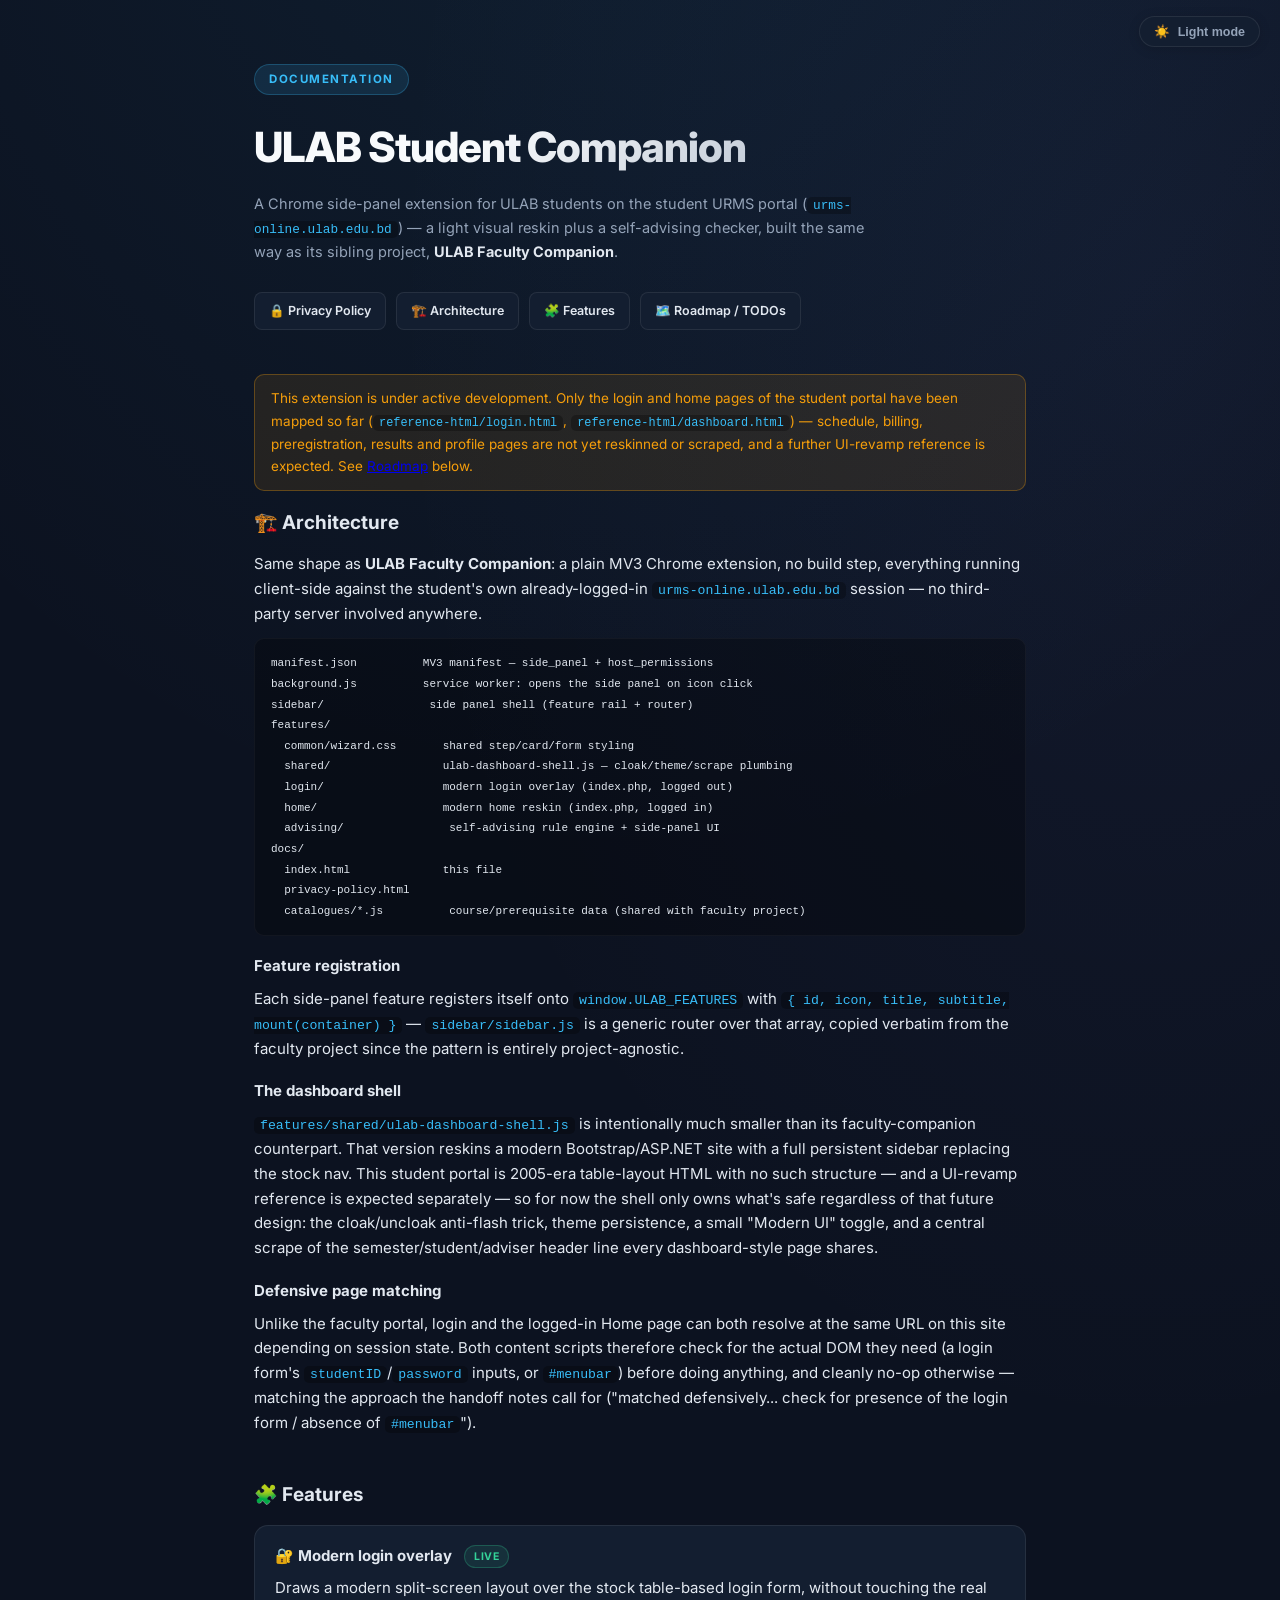
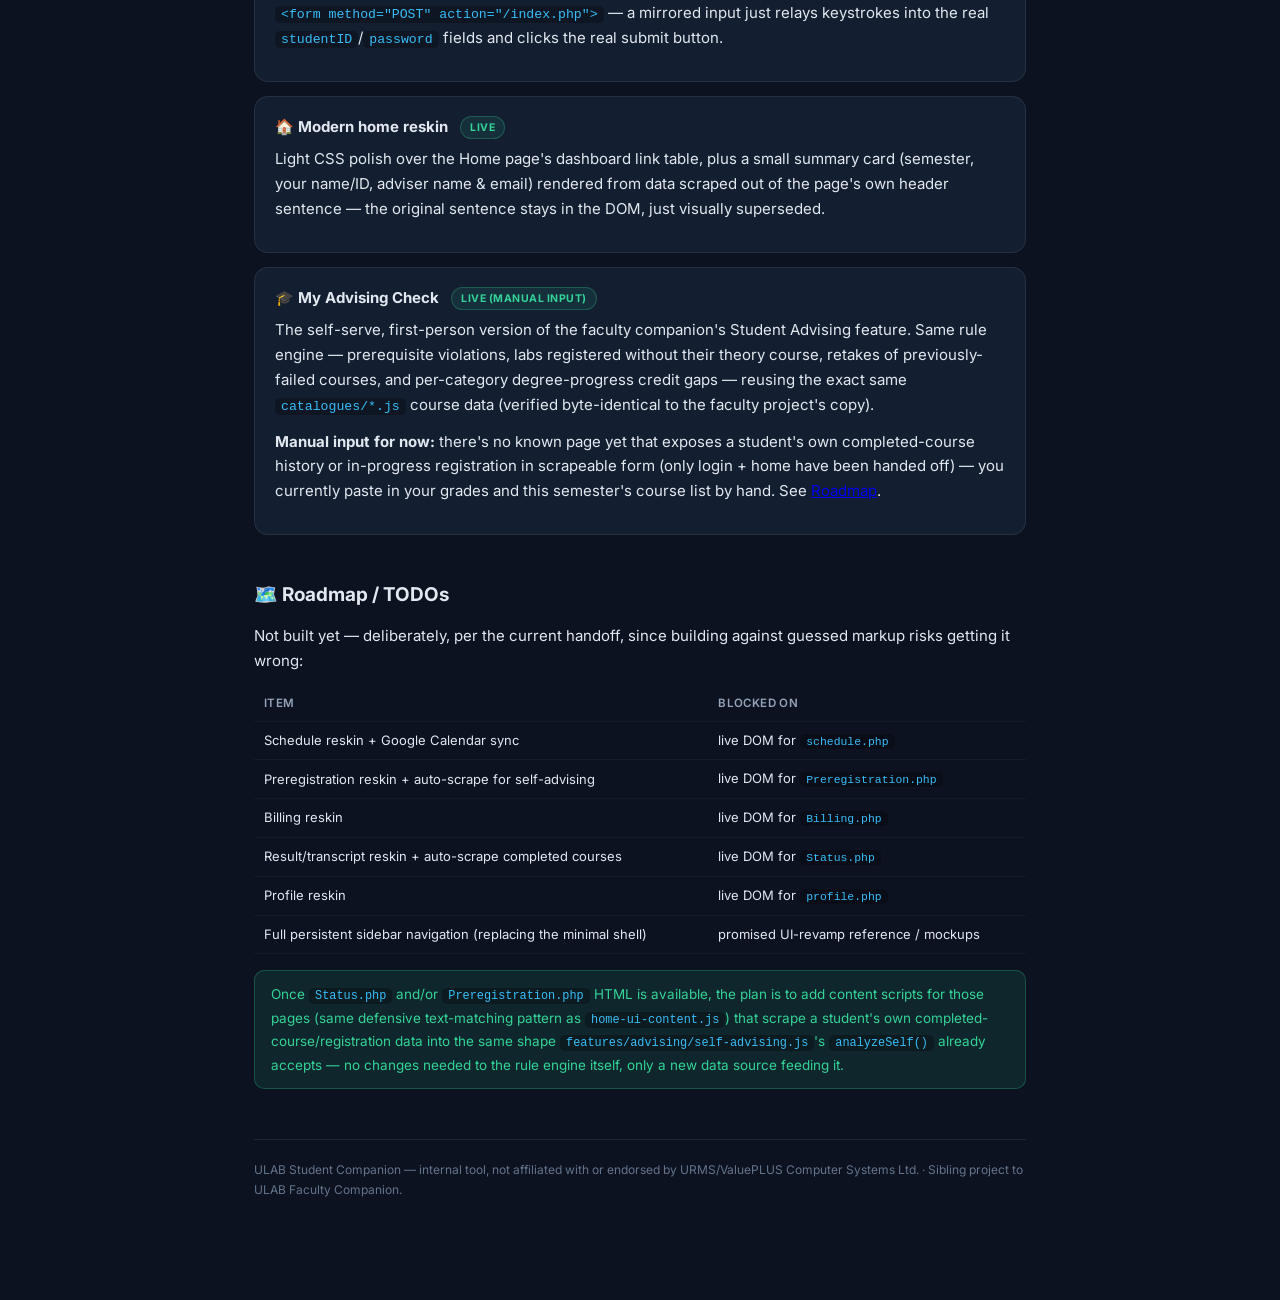
<file: docs/index.html>
<!DOCTYPE html>
<html lang="en" data-theme="dark">
<head>
<meta charset="UTF-8">
<meta name="viewport" content="width=device-width, initial-scale=1.0">
<title>ULAB Student Companion — Documentation</title>
<link href="https://fonts.googleapis.com/css2?family=Inter:wght@400;500;600;700;800&display=swap" rel="stylesheet">
<style>
*, *::before, *::after { box-sizing: border-box; margin: 0; padding: 0; }

:root, [data-theme="dark"] {
    --bg: #0c1220; --surface: #131e30; --surface2: #1a2840;
    --border: rgba(255,255,255,0.08); --border2: rgba(255,255,255,0.04);
    --text: #e2e8f0; --muted: #94a3b8; --muted2: #64748b;
    --accent: #38bdf8; --accent2: #818cf8;
    --badge-bg: rgba(56,189,248,0.12); --badge-border: rgba(56,189,248,0.25);
    --ok-bg: rgba(52,211,153,0.10); --ok-border: rgba(52,211,153,0.25); --ok-text: #34d399;
    --warn-bg: rgba(245,158,11,0.10); --warn-border: rgba(245,158,11,0.3); --warn-text: #f59e0b;
    --code-bg: rgba(0,0,0,0.28);
    --hero-grad: linear-gradient(135deg, #f8fafc 30%, #94a3b8);
    --glow1: rgba(56,189,248,0.08); --glow2: rgba(129,140,248,0.06);
}
[data-theme="light"] {
    --bg: #f1f5f9; --surface: #ffffff; --surface2: #f8fafc;
    --border: rgba(0,0,0,0.08); --border2: rgba(0,0,0,0.05);
    --text: #0f172a; --muted: #475569; --muted2: #94a3b8;
    --accent: #0284c7; --accent2: #6366f1;
    --badge-bg: rgba(2,132,199,0.08); --badge-border: rgba(2,132,199,0.25);
    --ok-bg: rgba(16,185,129,0.06); --ok-border: rgba(16,185,129,0.2); --ok-text: #059669;
    --warn-bg: rgba(245,158,11,0.08); --warn-border: rgba(245,158,11,0.3); --warn-text: #b45309;
    --code-bg: rgba(0,0,0,0.05);
    --hero-grad: linear-gradient(135deg, #0f172a 30%, #334155);
    --glow1: rgba(2,132,199,0.04); --glow2: rgba(99,102,241,0.04);
}

html { scroll-behavior: smooth; }
body {
    font-family: 'Inter', system-ui, sans-serif;
    background: var(--bg);
    background-image:
        radial-gradient(ellipse 80% 40% at 50% -10%, var(--glow1), transparent),
        radial-gradient(ellipse 60% 40% at 90% 10%, var(--glow2), transparent);
    color: var(--text); line-height: 1.65; font-size: 15px; min-height: 100vh;
}
.theme-toggle {
    position: fixed; top: 16px; right: 20px; z-index: 300;
    background: var(--surface); border: 1px solid var(--border);
    border-radius: 999px; padding: 7px 14px;
    display: flex; align-items: center; gap: 8px;
    cursor: pointer; font-size: 12.5px; font-weight: 600;
    color: var(--muted); box-shadow: 0 2px 12px rgba(0,0,0,0.15);
}
.theme-toggle:hover { color: var(--text); border-color: var(--accent); }
.toggle-sun { display: inline; } .toggle-moon { display: none; }
[data-theme="light"] .toggle-sun { display: none; } [data-theme="light"] .toggle-moon { display: inline; }

.page { max-width: 820px; margin: 0 auto; padding: 64px 24px 100px; }
.hero-eyebrow {
    display: inline-flex; align-items: center; gap: 8px;
    background: var(--badge-bg); border: 1px solid var(--badge-border);
    color: var(--accent); font-size: 11.5px; font-weight: 700;
    letter-spacing: 1.5px; text-transform: uppercase;
    padding: 5px 14px; border-radius: 999px; margin-bottom: 18px;
}
h1 {
    font-size: clamp(1.9rem, 4vw, 2.6rem); font-weight: 800;
    background: var(--hero-grad); -webkit-background-clip: text; -webkit-text-fill-color: transparent;
    letter-spacing: -1px; margin-bottom: 10px;
}
.subtitle { color: var(--muted); font-size: 14.5px; margin-bottom: 28px; max-width: 620px; }
.links { display: flex; gap: 10px; margin-bottom: 44px; flex-wrap: wrap; }
.links a {
    font-size: 12.5px; font-weight: 600; color: var(--text); text-decoration: none;
    background: var(--surface); border: 1px solid var(--border); border-radius: 8px; padding: 8px 14px;
}
.links a:hover { border-color: var(--accent); color: var(--accent); }

section { margin-bottom: 44px; }
h2 { font-size: 19px; font-weight: 700; margin-bottom: 14px; display: flex; align-items: center; gap: 8px; }
h3 { font-size: 15px; font-weight: 700; margin: 18px 0 8px; }
p { margin-bottom: 12px; }
ul { margin: 0 0 12px 20px; } li { margin-bottom: 6px; }
strong { color: var(--text); }
code {
    font-family: 'Courier New', monospace; font-size: 0.88em; background: var(--code-bg);
    padding: 1px 6px; border-radius: 5px; color: var(--accent);
}
pre {
    background: var(--code-bg); border: 1px solid var(--border2); border-radius: 10px;
    padding: 14px 16px; overflow-x: auto; margin-bottom: 14px; font-size: 12.5px;
}
pre code { background: none; padding: 0; color: var(--text); }

.card {
    background: var(--surface); border: 1px solid var(--border); border-radius: 14px;
    padding: 18px 20px; margin-bottom: 14px;
}
.badge {
    display: inline-block; font-size: 10.5px; font-weight: 700; letter-spacing: 0.5px;
    text-transform: uppercase; padding: 2px 9px; border-radius: 999px; margin-left: 8px;
    vertical-align: middle;
}
.badge-live { background: var(--ok-bg); border: 1px solid var(--ok-border); color: var(--ok-text); }
.badge-todo { background: var(--warn-bg); border: 1px solid var(--warn-border); color: var(--warn-text); }

.callout {
    background: var(--warn-bg); border: 1px solid var(--warn-border); color: var(--warn-text);
    border-radius: 10px; padding: 12px 16px; font-size: 13.5px; margin: 16px 0;
}
.callout-ok {
    background: var(--ok-bg); border: 1px solid var(--ok-border); color: var(--ok-text);
    border-radius: 10px; padding: 12px 16px; font-size: 13.5px; margin: 16px 0;
}

table { width: 100%; border-collapse: collapse; font-size: 13px; margin-bottom: 14px; }
th, td { text-align: left; padding: 8px 10px; border-bottom: 1px solid var(--border2); }
th { color: var(--muted); font-weight: 600; font-size: 11.5px; text-transform: uppercase; letter-spacing: 0.4px; }

footer { margin-top: 50px; padding-top: 20px; border-top: 1px solid var(--border); font-size: 12px; color: var(--muted2); }
</style>
</head>
<body>

<button class="theme-toggle" id="theme-toggle">
    <span class="toggle-sun">☀️</span>
    <span class="toggle-moon">🌙</span>
    <span id="toggle-label">Light mode</span>
</button>

<div class="page">
    <div class="hero-eyebrow">Documentation</div>
    <h1>ULAB Student Companion</h1>
    <p class="subtitle">
        A Chrome side-panel extension for ULAB students on the student URMS portal
        (<code>urms-online.ulab.edu.bd</code>) — a light visual reskin plus a self-advising checker,
        built the same way as its sibling project, <strong>ULAB Faculty Companion</strong>.
    </p>
    <div class="links">
        <a href="privacy-policy.html">🔒 Privacy Policy</a>
        <a href="#architecture">🏗️ Architecture</a>
        <a href="#features">🧩 Features</a>
        <a href="#roadmap">🗺️ Roadmap / TODOs</a>
    </div>

    <div class="callout">
        This extension is under active development. Only the login and home pages of the student
        portal have been mapped so far (<code>reference-html/login.html</code>,
        <code>reference-html/dashboard.html</code>) — schedule, billing, preregistration, results and
        profile pages are not yet reskinned or scraped, and a further UI-revamp reference is expected.
        See <a href="#roadmap">Roadmap</a> below.
    </div>

    <section id="architecture">
        <h2>🏗️ Architecture</h2>
        <p>
            Same shape as <strong>ULAB Faculty Companion</strong>: a plain MV3 Chrome extension, no
            build step, everything running client-side against the student's own already-logged-in
            <code>urms-online.ulab.edu.bd</code> session — no third-party server involved anywhere.
        </p>
        <pre><code>manifest.json          MV3 manifest — side_panel + host_permissions
background.js          service worker: opens the side panel on icon click
sidebar/                side panel shell (feature rail + router)
features/
  common/wizard.css       shared step/card/form styling
  shared/                 ulab-dashboard-shell.js — cloak/theme/scrape plumbing
  login/                  modern login overlay (index.php, logged out)
  home/                   modern home reskin (index.php, logged in)
  advising/                self-advising rule engine + side-panel UI
docs/
  index.html              this file
  privacy-policy.html
  catalogues/*.js          course/prerequisite data (shared with faculty project)</code></pre>

        <h3>Feature registration</h3>
        <p>
            Each side-panel feature registers itself onto <code>window.ULAB_FEATURES</code> with
            <code>{ id, icon, title, subtitle, mount(container) }</code> — <code>sidebar/sidebar.js</code>
            is a generic router over that array, copied verbatim from the faculty project since the
            pattern is entirely project-agnostic.
        </p>

        <h3>The dashboard shell</h3>
        <p>
            <code>features/shared/ulab-dashboard-shell.js</code> is intentionally much smaller than its
            faculty-companion counterpart. That version reskins a modern Bootstrap/ASP.NET site with a
            full persistent sidebar replacing the stock nav. This student portal is 2005-era
            table-layout HTML with no such structure — and a UI-revamp reference is expected separately
            — so for now the shell only owns what's safe regardless of that future design: the
            cloak/uncloak anti-flash trick, theme persistence, a small "Modern UI" toggle, and a central
            scrape of the semester/student/adviser header line every dashboard-style page shares.
        </p>

        <h3>Defensive page matching</h3>
        <p>
            Unlike the faculty portal, login and the logged-in Home page can both resolve at the same
            URL on this site depending on session state. Both content scripts therefore check for the
            actual DOM they need (a login form's <code>studentID</code>/<code>password</code> inputs,
            or <code>#menubar</code>) before doing anything, and cleanly no-op otherwise — matching the
            approach the handoff notes call for ("matched defensively... check for presence of the
            login form / absence of <code>#menubar</code>").
        </p>
    </section>

    <section id="features">
        <h2>🧩 Features</h2>

        <div class="card">
            <h3 style="margin-top:0;">🔐 Modern login overlay <span class="badge badge-live">Live</span></h3>
            <p>
                Draws a modern split-screen layout over the stock table-based login form, without
                touching the real <code>&lt;form method="POST" action="/index.php"&gt;</code> —
                a mirrored input just relays keystrokes into the real
                <code>studentID</code>/<code>password</code> fields and clicks the real submit button.
            </p>
        </div>

        <div class="card">
            <h3 style="margin-top:0;">🏠 Modern home reskin <span class="badge badge-live">Live</span></h3>
            <p>
                Light CSS polish over the Home page's dashboard link table, plus a small summary card
                (semester, your name/ID, adviser name &amp; email) rendered from data scraped out of the
                page's own header sentence — the original sentence stays in the DOM, just visually
                superseded.
            </p>
        </div>

        <div class="card">
            <h3 style="margin-top:0;">🎓 My Advising Check <span class="badge badge-live">Live (manual input)</span></h3>
            <p>
                The self-serve, first-person version of the faculty companion's Student Advising
                feature. Same rule engine — prerequisite violations, labs registered without their
                theory course, retakes of previously-failed courses, and per-category degree-progress
                credit gaps — reusing the exact same <code>catalogues/*.js</code> course data
                (verified byte-identical to the faculty project's copy).
            </p>
            <p>
                <strong>Manual input for now:</strong> there's no known page yet that exposes a
                student's own completed-course history or in-progress registration in scrapeable form
                (only login + home have been handed off) — you currently paste in your grades and this
                semester's course list by hand. See <a href="#roadmap">Roadmap</a>.
            </p>
        </div>
    </section>

    <section id="roadmap">
        <h2>🗺️ Roadmap / TODOs</h2>
        <p>Not built yet — deliberately, per the current handoff, since building against guessed markup risks getting it wrong:</p>
        <table>
            <thead><tr><th>Item</th><th>Blocked on</th></tr></thead>
            <tbody>
                <tr><td>Schedule reskin + Google Calendar sync</td><td>live DOM for <code>schedule.php</code></td></tr>
                <tr><td>Preregistration reskin + auto-scrape for self-advising</td><td>live DOM for <code>Preregistration.php</code></td></tr>
                <tr><td>Billing reskin</td><td>live DOM for <code>Billing.php</code></td></tr>
                <tr><td>Result/transcript reskin + auto-scrape completed courses</td><td>live DOM for <code>Status.php</code></td></tr>
                <tr><td>Profile reskin</td><td>live DOM for <code>profile.php</code></td></tr>
                <tr><td>Full persistent sidebar navigation (replacing the minimal shell)</td><td>promised UI-revamp reference / mockups</td></tr>
            </tbody>
        </table>
        <div class="callout-ok">
            Once <code>Status.php</code> and/or <code>Preregistration.php</code> HTML is available, the
            plan is to add content scripts for those pages (same defensive text-matching pattern as
            <code>home-ui-content.js</code>) that scrape a student's own completed-course/registration
            data into the same shape <code>features/advising/self-advising.js</code>'s
            <code>analyzeSelf()</code> already accepts — no changes needed to the rule engine itself,
            only a new data source feeding it.
        </div>
    </section>

    <footer>
        ULAB Student Companion — internal tool, not affiliated with or endorsed by URMS/ValuePLUS Computer Systems Ltd.
        · Sibling project to ULAB Faculty Companion.
    </footer>
</div>

<script>
    const htmlEl = document.documentElement;
    const lbl = document.getElementById('toggle-label');
    const saved = localStorage.getItem('ulab-theme') || 'dark';
    applyTheme(saved);
    document.getElementById('theme-toggle').addEventListener('click', () => {
        applyTheme(htmlEl.getAttribute('data-theme') === 'dark' ? 'light' : 'dark');
    });
    function applyTheme(t) {
        htmlEl.setAttribute('data-theme', t);
        localStorage.setItem('ulab-theme', t);
        lbl.textContent = t === 'dark' ? 'Light mode' : 'Dark mode';
    }
</script>
</body>
</html>
</file>
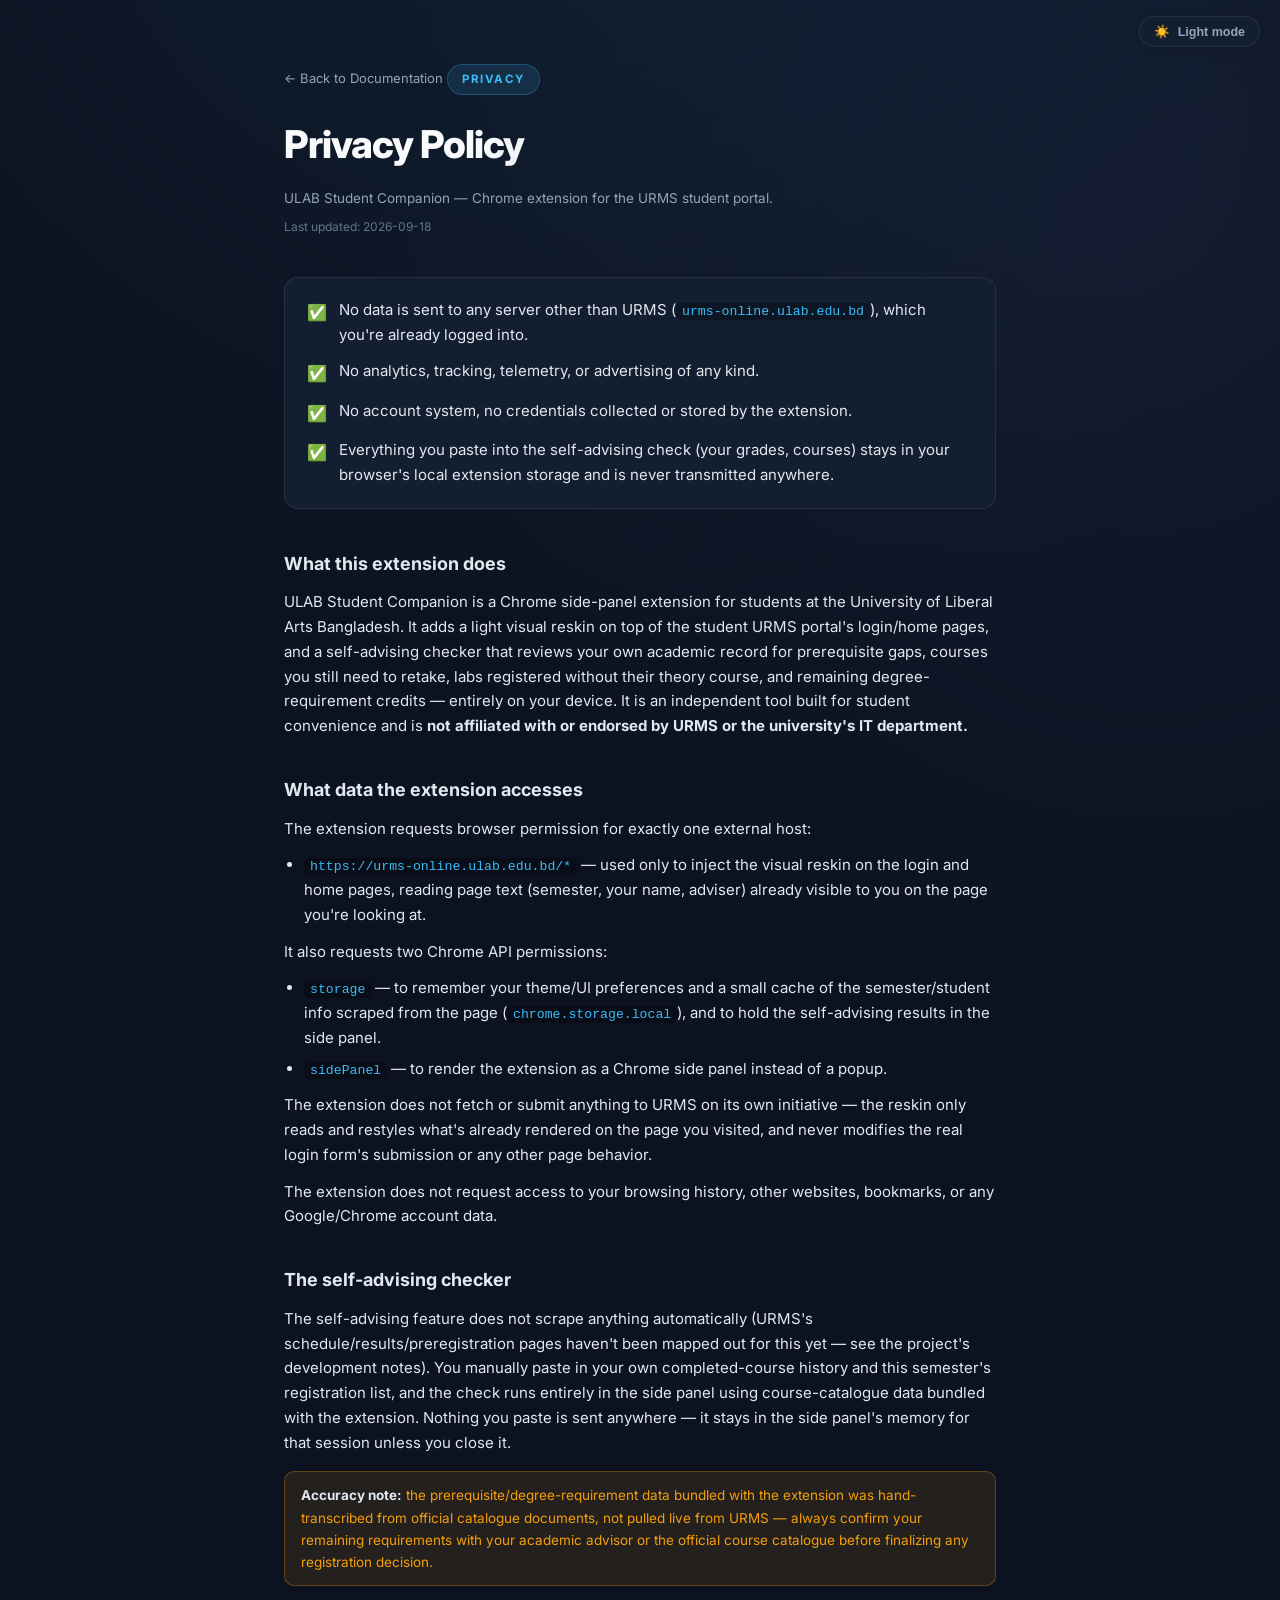
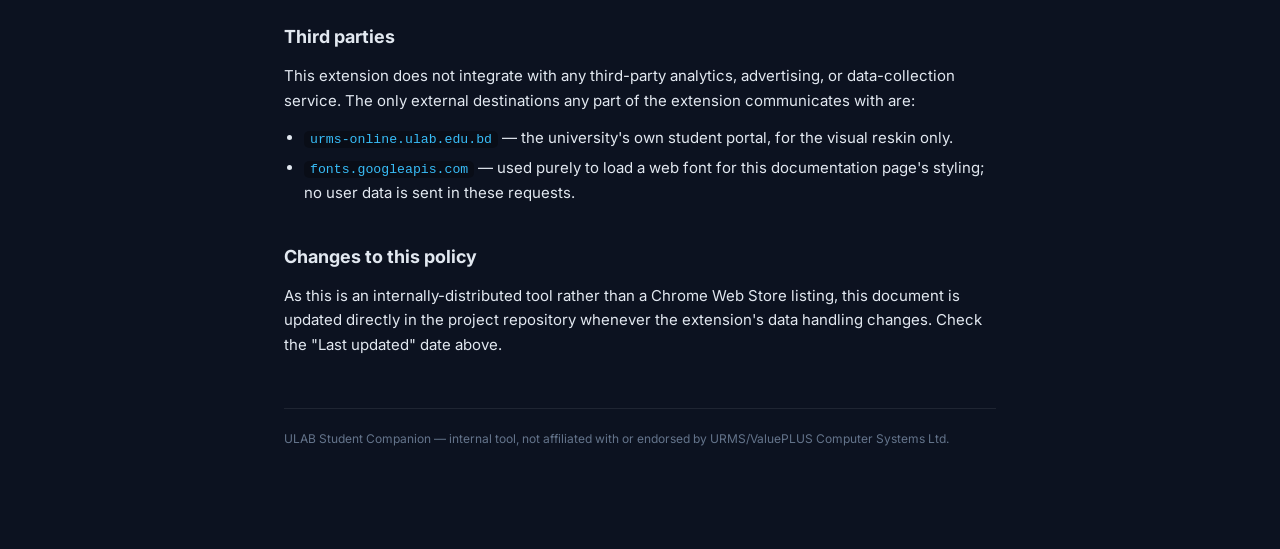
<file: docs/privacy-policy.html>
<!DOCTYPE html>
<html lang="en" data-theme="dark">
<head>
<meta charset="UTF-8">
<meta name="viewport" content="width=device-width, initial-scale=1.0">
<title>ULAB Student Companion — Privacy Policy</title>
<link href="https://fonts.googleapis.com/css2?family=Inter:wght@400;500;600;700;800&display=swap" rel="stylesheet">
<style>
*, *::before, *::after { box-sizing: border-box; margin: 0; padding: 0; }

:root, [data-theme="dark"] {
    --bg:            #0c1220;
    --surface:       #131e30;
    --surface2:      #1a2840;
    --border:        rgba(255,255,255,0.08);
    --border2:       rgba(255,255,255,0.04);
    --text:          #e2e8f0;
    --muted:         #94a3b8;
    --muted2:        #64748b;
    --accent:        #38bdf8;
    --accent2:       #818cf8;
    --badge-bg:      rgba(56,189,248,0.12);
    --badge-border:  rgba(56,189,248,0.25);
    --ok-bg:         rgba(52,211,153,0.10);
    --ok-border:     rgba(52,211,153,0.25);
    --ok-text:       #34d399;
    --warn-bg:       rgba(245,158,11,0.10);
    --warn-border:   rgba(245,158,11,0.3);
    --warn-text:     #f59e0b;
    --code-bg:       rgba(0,0,0,0.28);
    --hero-grad:     linear-gradient(135deg, #f8fafc 30%, #94a3b8);
    --glow1:         rgba(56,189,248,0.08);
    --glow2:         rgba(129,140,248,0.06);
}
[data-theme="light"] {
    --bg:            #f1f5f9;
    --surface:       #ffffff;
    --surface2:      #f8fafc;
    --border:        rgba(0,0,0,0.08);
    --border2:       rgba(0,0,0,0.05);
    --text:          #0f172a;
    --muted:         #475569;
    --muted2:        #94a3b8;
    --accent:        #0284c7;
    --accent2:       #6366f1;
    --badge-bg:      rgba(2,132,199,0.08);
    --badge-border:  rgba(2,132,199,0.25);
    --ok-bg:         rgba(16,185,129,0.06);
    --ok-border:     rgba(16,185,129,0.2);
    --ok-text:       #059669;
    --warn-bg:       rgba(245,158,11,0.08);
    --warn-border:   rgba(245,158,11,0.3);
    --warn-text:     #b45309;
    --code-bg:       rgba(0,0,0,0.05);
    --hero-grad:     linear-gradient(135deg, #0f172a 30%, #334155);
    --glow1:         rgba(2,132,199,0.04);
    --glow2:         rgba(99,102,241,0.04);
}

html { scroll-behavior: smooth; }
body {
    font-family: 'Inter', system-ui, sans-serif;
    background: var(--bg);
    background-image:
        radial-gradient(ellipse 80% 40% at 50% -10%, var(--glow1), transparent),
        radial-gradient(ellipse 60% 40% at 90% 10%, var(--glow2), transparent);
    color: var(--text);
    line-height: 1.65;
    font-size: 15px;
    min-height: 100vh;
}

.theme-toggle {
    position: fixed; top: 16px; right: 20px; z-index: 300;
    background: var(--surface); border: 1px solid var(--border);
    border-radius: 999px; padding: 7px 14px;
    display: flex; align-items: center; gap: 8px;
    cursor: pointer; font-size: 12.5px; font-weight: 600;
    color: var(--muted); box-shadow: 0 2px 12px rgba(0,0,0,0.15);
}
.theme-toggle:hover { color: var(--text); border-color: var(--accent); }
.toggle-sun  { display: inline; }
.toggle-moon { display: none; }
[data-theme="light"] .toggle-sun  { display: none; }
[data-theme="light"] .toggle-moon { display: inline; }

.page { max-width: 760px; margin: 0 auto; padding: 64px 24px 100px; }

.back-link { display: inline-flex; align-items: center; gap: 6px; font-size: 13px; color: var(--muted); text-decoration: none; margin-bottom: 24px; }
.back-link:hover { color: var(--accent); }

.hero-eyebrow {
    display: inline-flex; align-items: center; gap: 8px;
    background: var(--badge-bg); border: 1px solid var(--badge-border);
    color: var(--accent); font-size: 11.5px; font-weight: 700;
    letter-spacing: 1.5px; text-transform: uppercase;
    padding: 5px 14px; border-radius: 999px; margin-bottom: 18px;
}
h1 {
    font-size: clamp(1.8rem, 4vw, 2.4rem); font-weight: 800;
    background: var(--hero-grad); -webkit-background-clip: text; -webkit-text-fill-color: transparent;
    letter-spacing: -1px; margin-bottom: 10px;
}
.subtitle { color: var(--muted); font-size: 13.5px; margin-bottom: 8px; }
.updated { color: var(--muted2); font-size: 12px; margin-bottom: 40px; }

section { margin-bottom: 36px; }
h2 { font-size: 18px; font-weight: 700; margin-bottom: 12px; }
p { margin-bottom: 12px; }
ul { margin: 0 0 12px 20px; }
li { margin-bottom: 6px; }
strong { color: var(--text); }
code {
    font-family: 'Courier New', monospace; font-size: 0.88em; background: var(--code-bg);
    padding: 1px 6px; border-radius: 5px; color: var(--accent);
}

.summary-card {
    background: var(--surface); border: 1px solid var(--border); border-radius: 14px;
    padding: 20px 22px; margin-bottom: 40px;
}
.summary-row { display: flex; gap: 12px; align-items: flex-start; margin-bottom: 12px; }
.summary-row:last-child { margin-bottom: 0; }
.summary-icon { font-size: 16px; flex-shrink: 0; margin-top: 1px; }
.summary-ok .summary-icon { color: var(--ok-text); }

.callout {
    background: var(--warn-bg); border: 1px solid var(--warn-border); color: var(--warn-text);
    border-radius: 10px; padding: 12px 16px; font-size: 13.5px; margin: 16px 0;
}

footer { margin-top: 50px; padding-top: 20px; border-top: 1px solid var(--border); font-size: 12px; color: var(--muted2); }
</style>
</head>
<body>

<button class="theme-toggle" id="theme-toggle">
    <span class="toggle-sun">☀️</span>
    <span class="toggle-moon">🌙</span>
    <span id="toggle-label">Light mode</span>
</button>

<div class="page">
    <a class="back-link" href="index.html">← Back to Documentation</a>
    <div class="hero-eyebrow">Privacy</div>
    <h1>Privacy Policy</h1>
    <p class="subtitle">ULAB Student Companion — Chrome extension for the URMS student portal.</p>
    <p class="updated">Last updated: 2026-09-18</p>

    <div class="summary-card">
        <div class="summary-row summary-ok"><span class="summary-icon">✅</span><span>No data is sent to any server other than URMS (<code>urms-online.ulab.edu.bd</code>), which you're already logged into.</span></div>
        <div class="summary-row summary-ok"><span class="summary-icon">✅</span><span>No analytics, tracking, telemetry, or advertising of any kind.</span></div>
        <div class="summary-row summary-ok"><span class="summary-icon">✅</span><span>No account system, no credentials collected or stored by the extension.</span></div>
        <div class="summary-row summary-ok"><span class="summary-icon">✅</span><span>Everything you paste into the self-advising check (your grades, courses) stays in your browser's local extension storage and is never transmitted anywhere.</span></div>
    </div>

    <section>
        <h2>What this extension does</h2>
        <p>
            ULAB Student Companion is a Chrome side-panel extension for students at the University of Liberal Arts
            Bangladesh. It adds a light visual reskin on top of the student URMS portal's login/home pages, and a
            self-advising checker that reviews your own academic record for prerequisite gaps, courses you still
            need to retake, labs registered without their theory course, and remaining degree-requirement credits —
            entirely on your device. It is an independent tool built for student convenience and is
            <strong>not affiliated with or endorsed by URMS or the university's IT department.</strong>
        </p>
    </section>

    <section>
        <h2>What data the extension accesses</h2>
        <p>The extension requests browser permission for exactly one external host:</p>
        <ul>
            <li><code>https://urms-online.ulab.edu.bd/*</code> — used only to inject the visual reskin on the login and home pages, reading page text (semester, your name, adviser) already visible to you on the page you're looking at.</li>
        </ul>
        <p>It also requests two Chrome API permissions:</p>
        <ul>
            <li><code>storage</code> — to remember your theme/UI preferences and a small cache of the semester/student info scraped from the page (<code>chrome.storage.local</code>), and to hold the self-advising results in the side panel.</li>
            <li><code>sidePanel</code> — to render the extension as a Chrome side panel instead of a popup.</li>
        </ul>
        <p>
            The extension does not fetch or submit anything to URMS on its own initiative — the reskin only reads
            and restyles what's already rendered on the page you visited, and never modifies the real login
            form's submission or any other page behavior.
        </p>
        <p>The extension does not request access to your browsing history, other websites, bookmarks, or any Google/Chrome account data.</p>
    </section>

    <section>
        <h2>The self-advising checker</h2>
        <p>
            The self-advising feature does not scrape anything automatically (URMS's schedule/results/preregistration
            pages haven't been mapped out for this yet — see the project's development notes). You manually paste in
            your own completed-course history and this semester's registration list, and the check runs entirely in
            the side panel using course-catalogue data bundled with the extension. Nothing you paste is sent
            anywhere — it stays in the side panel's memory for that session unless you close it.
        </p>
        <div class="callout">
            <strong>Accuracy note:</strong> the prerequisite/degree-requirement data bundled with the extension was
            hand-transcribed from official catalogue documents, not pulled live from URMS — always confirm your
            remaining requirements with your academic advisor or the official course catalogue before finalizing any
            registration decision.
        </div>
    </section>

    <section>
        <h2>Third parties</h2>
        <p>
            This extension does not integrate with any third-party analytics, advertising, or data-collection
            service. The only external destinations any part of the extension communicates with are:
        </p>
        <ul>
            <li><code>urms-online.ulab.edu.bd</code> — the university's own student portal, for the visual reskin only.</li>
            <li><code>fonts.googleapis.com</code> — used purely to load a web font for this documentation page's styling; no user data is sent in these requests.</li>
        </ul>
    </section>

    <section>
        <h2>Changes to this policy</h2>
        <p>
            As this is an internally-distributed tool rather than a Chrome Web Store listing, this document is
            updated directly in the project repository whenever the extension's data handling changes. Check the
            "Last updated" date above.
        </p>
    </section>

    <footer>
        ULAB Student Companion — internal tool, not affiliated with or endorsed by URMS/ValuePLUS Computer Systems Ltd.
    </footer>
</div>

<script>
    const htmlEl = document.documentElement;
    const lbl = document.getElementById('toggle-label');
    const saved = localStorage.getItem('ulab-theme') || 'dark';
    applyTheme(saved);
    document.getElementById('theme-toggle').addEventListener('click', () => {
        applyTheme(htmlEl.getAttribute('data-theme') === 'dark' ? 'light' : 'dark');
    });
    function applyTheme(t) {
        htmlEl.setAttribute('data-theme', t);
        localStorage.setItem('ulab-theme', t);
        lbl.textContent = t === 'dark' ? 'Light mode' : 'Dark mode';
    }
</script>
</body>
</html>
</file>
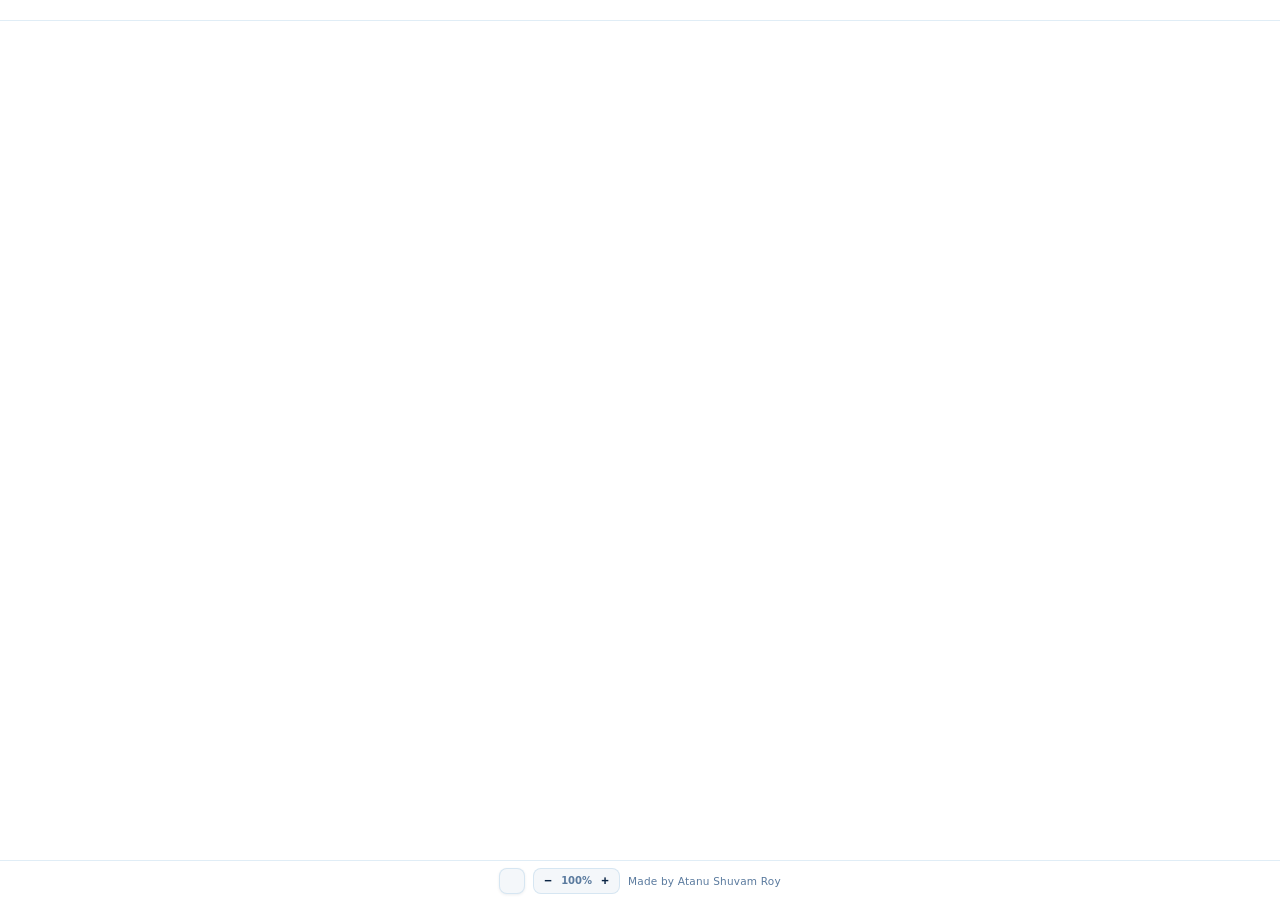
<file: sidebar/sidebar.html>
<!DOCTYPE html>
<html lang="en" class="ulab-panel">
<head>
    <meta charset="UTF-8">
    <meta name="viewport" content="width=device-width, initial-scale=1.0">
    <title>ULAB Student Companion</title>
    <link rel="stylesheet" href="../features/common/bento-ui.css">
    <link rel="stylesheet" href="../features/common/wizard.css">
    <link rel="stylesheet" href="sidebar.css">
</head>
<body>
    <div id="app">
        <nav id="rail"></nav>
        <main id="content"></main>
    </div>
    <div id="ulab-footer">
        <button id="ulab-theme-toggle" title="Toggle light / dark theme"></button>
        <div class="ulab-fontctl" title="Adjust text size">
            <button type="button" class="ulab-fontctl-btn" id="ulab-font-dec" aria-label="Decrease text size">−</button>
            <span class="ulab-fontctl-val" id="ulab-font-val">100%</span>
            <button type="button" class="ulab-fontctl-btn" id="ulab-font-inc" aria-label="Increase text size">+</button>
        </div>
        <a id="ulab-credit" href="https://atanusroy.com" target="_blank" rel="noopener" title="Made by Atanu Shuvam Roy">
            Made by Atanu Shuvam Roy
        </a>
    </div>

    <script src="../features/advising/catalogue-factory.js"></script>
    <script src="../catalogues/cse.js"></script>
    <script src="../catalogues/bba.js"></script>
    <script src="../catalogues/english.js"></script>
    <script src="../catalogues/msj.js"></script>
    <script src="../catalogues/eee.js"></script>
    <script src="../catalogues/bangla.js"></script>
    <script src="../catalogues/registry.js"></script>
    <script src="../features/advising/self-advising.js"></script>
    <!-- Portal data layer: parsers must load before the data module, and both
         before any feature that reads portal data. Loading them here makes
         the side panel's lazy-injection fallback a no-op (the modules are
         idempotent) — see features/shared/ulab-portal-data.js. -->
    <script src="../features/shared/ulab-portal-parsers.js"></script>
    <script src="../features/shared/ulab-portal-data.js"></script>
    <!-- Feature registration order below = sidebar tab order. -->
    <script src="../features/advising/advising-feature.js"></script>
    <script src="../features/capstone/capstone-feature.js"></script>
    <script src="../features/catalogue/catalogue-feature.js"></script>
    <!-- Routine & Export (feature id 'schedule-tools', kept from the file it
         replaced so ulab-dashboard-shell.js's My Tools entry keeps working).
         routine-docx.js must load first — it defines window.ULAB_RoutineDocx. -->
    <script src="../features/routine/routine-docx.js"></script>
    <script src="../features/routine/routine-feature.js"></script>
    <script src="../features/marks/marks-feature.js"></script>
    <script src="sidebar.js"></script>
</body>
</html>
</file>
<file: features/common/bento-ui.css>
/* features/common/bento-ui.css — shared "Bento Grid" design-token stylesheet
 * for the UI-revamp phase. Loaded on every reskinned URMS page (via
 * manifest.json content_scripts "css") and in the side panel
 * (sidebar/sidebar.html), alongside features/common/wizard.css.
 *
 * Design direction (see ui-feedback.md): rounded cards, soft shadows,
 * off-white surfaces, teal/orange palette, Plus Jakarta Sans headings.
 * Answers student complaint #4 ("boxy, too many sharp edges") and
 * #5/7/9 ("group by semester in collapsible sections") — see
 * .semester-section below.
 *
 * Two theming contexts exist in this extension and both are supported here:
 *   1. Content scripts (Status.php/Billing.php/Preregistration.php/profile)
 *      toggle dark mode via `body.ulab-dark` (see ulab-dashboard-shell.js).
 *   2. The side panel (sidebar.html) toggles via `:root[data-theme="dark"]`
 *      / `:root[data-theme="light"]`, falling back to
 *      `prefers-color-scheme` when no explicit choice was made — the exact
 *      pattern already used in sidebar/sidebar.css. We follow that pattern
 *      instead of inventing a third one.
 */

/* ── Light (default) tokens ─────────────────────────────────────────── */
:root {
    /* ULAB Logo Palette: #FFFFFF (White bg), #0069B4 (ULAB Royal Blue), #0B2545 (Deep Navy), #F58220 (ULAB Gold Accent), #006837 (ULAB Green) */
    --bento-bg:          #FFFFFF;
    --bento-bg-alt:      #F4F7FA;
    --bento-card:        #FFFFFF;
    --bento-card-alt:    #F4F7FA;
    --bento-border:      #D0DFE9;
    --bento-border-soft: rgba(0, 105, 180, 0.12);
    --bento-fg:          #0B2545;
    --bento-fg-muted:    #3A5A80;
    --bento-fg-subtle:   #5A7A9E;

    --bento-primary:     #0069B4;
    --bento-primary-alt: #005086;
    --bento-primary-light: #EBF5FC;
    --bento-accent:      #F58220;
    --bento-accent-fg:   #FFFFFF;
    --bento-destructive: #E11D48;
    --bento-success:     #006837;
    --bento-warning:     #F58220;

    --bento-shadow-rgb:  11, 37, 69;
    --bento-shadow-sm:   0 1px 3px rgba(var(--bento-shadow-rgb), 0.08);
    --bento-shadow-md:   0 4px 14px rgba(var(--bento-shadow-rgb), 0.10);
    --bento-shadow-hover:0 10px 24px rgba(var(--bento-shadow-rgb), 0.15);

    --bento-radius-lg:   20px;
    --bento-radius-md:   16px;
    --bento-radius-sm:   10px;
    --bento-radius-xs:   8px;

    --bento-space-1: 4px;
    --bento-space-2: 8px;
    --bento-space-3: 16px;
    --bento-space-4: 24px;
    --bento-space-5: 32px;
    --bento-space-6: 48px;
    --bento-space-7: 64px;

    --bento-font-ui: 'Plus Jakarta Sans', 'Segoe UI', system-ui, -apple-system, sans-serif;
    --bento-motion:  180ms ease;

    color-scheme: light;
}

/* ── Dark tokens — content-script pages (body.ulab-dark) ──────────────── */
body.ulab-dark {
    --bento-bg:          #06152B;
    --bento-bg-alt:      #0B2545;
    --bento-card:        #0E2F56;
    --bento-card-alt:    #143B6B;
    --bento-border:      #1E4E85;
    --bento-border-soft: rgba(0, 105, 180, 0.25);
    --bento-fg:          #FFFFFF;
    --bento-fg-muted:    #C5DCF0;
    --bento-fg-subtle:   #8BBCE5;

    --bento-primary:     #3399FF;
    --bento-primary-alt: #66B2FF;
    --bento-primary-light: rgba(0, 105, 180, 0.2);
    --bento-accent:      #F58220;
    --bento-accent-fg:   #FFFFFF;
    --bento-destructive: #FB7185;
    --bento-success:     #00A859;
    --bento-warning:     #FBBF24;

    --bento-shadow-rgb:  0, 0, 0;
    --bento-shadow-sm:   0 1px 2px rgba(0,0,0,0.35);
    --bento-shadow-md:   0 4px 14px rgba(0,0,0,0.4);
    --bento-shadow-hover:0 10px 24px rgba(0,0,0,0.5);
    color-scheme: dark;
}

/* ── Dark tokens — side panel (data-theme + prefers-color-scheme fallback) */
@media (prefers-color-scheme: dark) {
    html.ulab-panel:not([data-theme]) {
        --bento-bg:          #06152B;
        --bento-bg-alt:      #0B2545;
        --bento-card:        #0E2F56;
        --bento-card-alt:    #143B6B;
        --bento-border:      #1E4E85;
        --bento-border-soft: rgba(0, 105, 180, 0.25);
        --bento-fg:          #FFFFFF;
        --bento-fg-muted:    #C5DCF0;
        --bento-fg-subtle:   #8BBCE5;

        --bento-primary:     #3399FF;
        --bento-primary-alt: #66B2FF;
        --bento-primary-light: rgba(0, 105, 180, 0.2);
        --bento-accent:      #F58220;
        --bento-accent-fg:   #FFFFFF;
        --bento-destructive: #FB7185;
        --bento-success:     #00A859;
        --bento-warning:     #FBBF24;

        --bento-shadow-rgb:  0, 0, 0;
        --bento-shadow-sm:   0 1px 2px rgba(0,0,0,0.35);
        --bento-shadow-md:   0 4px 14px rgba(0,0,0,0.4);
        --bento-shadow-hover:0 10px 24px rgba(0,0,0,0.5);
        color-scheme: dark;
    }
}
:root[data-theme="dark"] {
    --bento-bg:          #06152B;
    --bento-bg-alt:      #0B2545;
    --bento-card:        #0E2F56;
    --bento-card-alt:    #143B6B;
    --bento-border:      #1E4E85;
    --bento-border-soft: rgba(0, 105, 180, 0.25);
    --bento-fg:          #FFFFFF;
    --bento-fg-muted:    #C5DCF0;
    --bento-fg-subtle:   #8BBCE5;

    --bento-primary:     #3399FF;
    --bento-primary-alt: #66B2FF;
    --bento-primary-light: rgba(0, 105, 180, 0.2);
    --bento-accent:      #F58220;
    --bento-accent-fg:   #FFFFFF;
    --bento-destructive: #FB7185;
    --bento-success:     #00A859;
    --bento-warning:     #FBBF24;

    --bento-shadow-rgb:  0, 0, 0;
    --bento-shadow-sm:   0 1px 2px rgba(0,0,0,0.35);
    --bento-shadow-md:   0 4px 14px rgba(0,0,0,0.4);
    --bento-shadow-hover:0 10px 24px rgba(0,0,0,0.5);
    color-scheme: dark;
}
:root[data-theme="light"] { color-scheme: light; }

@media (prefers-reduced-motion: reduce) {
    :root { --bento-motion: 1ms; }
    .bento-card, .stat-tile, .semester-section, .pill, .bento-btn { transition: none !important; animation: none !important; }
}

/* ── Layout primitives ─────────────────────────────────────────────── */
.bento-root {
    font-family: var(--bento-font-ui);
    color: var(--bento-fg);
    background: var(--bento-bg);
    line-height: 1.5;
    -webkit-font-smoothing: antialiased;
}

.bento-grid {
    display: grid;
    grid-template-columns: repeat(auto-fit, minmax(220px, 1fr));
    gap: var(--bento-space-3);
    margin: var(--bento-space-3) 0;
}

.bento-stack { display: flex; flex-direction: column; gap: var(--bento-space-3); }

.bento-card {
    background: var(--bento-card);
    border: 1px solid var(--bento-border-soft);
    border-radius: var(--bento-radius-lg);
    box-shadow: var(--bento-shadow-md);
    padding: var(--bento-space-4);
    transition: transform var(--bento-motion), box-shadow var(--bento-motion);
}
.bento-card.hoverable:hover {
    transform: scale(1.02);
    box-shadow: var(--bento-shadow-hover);
}

.bento-section-title {
    font-family: var(--bento-font-ui);
    font-weight: 700;
    font-size: 15px;
    color: var(--bento-fg);
    margin: var(--bento-space-4) 0 var(--bento-space-2);
}

/* ── Stat tiles (CGPA / totals / summary numbers) ─────────────────── */
.stat-tile {
    background: var(--bento-card);
    border: 1px solid var(--bento-border-soft);
    border-radius: var(--bento-radius-md);
    box-shadow: var(--bento-shadow-sm);
    padding: var(--bento-space-3) var(--bento-space-4);
    display: flex;
    flex-direction: column;
    gap: 4px;
    transition: transform var(--bento-motion), box-shadow var(--bento-motion);
}
.stat-tile:hover { transform: scale(1.02); box-shadow: var(--bento-shadow-hover); }
.stat-tile .stat-label {
    font-size: 11.5px; font-weight: 600; letter-spacing: 0.3px;
    text-transform: uppercase; color: var(--bento-fg-subtle);
}
.stat-tile .stat-value {
    font-size: 24px; font-weight: 800; color: var(--bento-primary);
    font-family: var(--bento-font-ui);
}
.stat-tile .stat-sub { font-size: 11.5px; color: var(--bento-fg-muted); }
.stat-tile.accent .stat-value { color: var(--bento-accent); }
.stat-tile.destructive .stat-value { color: var(--bento-destructive); }

/* ── Collapsible semester section ────────────────────────────────── */
.semester-section {
    background: var(--bento-card);
    border: 1px solid var(--bento-border-soft);
    border-radius: var(--bento-radius-lg);
    box-shadow: var(--bento-shadow-sm);
    overflow: hidden;
    transition: box-shadow var(--bento-motion);
}
.semester-section[open] { box-shadow: var(--bento-shadow-md); }
.semester-section > summary {
    list-style: none;
    cursor: pointer;
    padding: var(--bento-space-3) var(--bento-space-4);
    display: flex;
    align-items: center;
    justify-content: space-between;
    gap: var(--bento-space-2);
    font-weight: 700;
    font-size: 13.5px;
    color: var(--bento-fg);
    user-select: none;
}
.semester-section > summary::-webkit-details-marker { display: none; }
.semester-section > summary::after {
    content: '▾';
    color: var(--bento-fg-subtle);
    transition: transform var(--bento-motion);
    font-size: 12px;
}
.semester-section[open] > summary::after { transform: rotate(180deg); }
.semester-section .semester-summary-meta {
    font-weight: 500; font-size: 11.5px; color: var(--bento-fg-muted);
}
.semester-section .semester-body {
    padding: 0 var(--bento-space-4) var(--bento-space-4);
    display: flex;
    flex-direction: column;
    gap: var(--bento-space-2);
}

/* ── Pills / badges ──────────────────────────────────────────────── */
.pill {
    display: inline-flex; align-items: center; gap: 4px;
    padding: 3px 10px;
    border-radius: 999px;
    font-size: 11px; font-weight: 700; letter-spacing: 0.2px;
    background: var(--bento-card-alt);
    color: var(--bento-fg-muted);
    border: 1px solid var(--bento-border-soft);
    white-space: nowrap;
}
.pill-primary  { background: rgba(0,105,180,0.12); color: #005086; border-color: rgba(0,105,180,0.28); }
.pill-accent   { background: rgba(245,130,32,0.14); color: #C25E00; border-color: rgba(245,130,32,0.35); }
.pill-success  { background: rgba(0,104,55,0.12); color: #005C2B; border-color: rgba(0,104,55,0.28); }
.pill-warning  { background: rgba(217,119,6,0.14); color: #B45309; border-color: rgba(217,119,6,0.32); }
.pill-destructive { background: rgba(225,29,72,0.12); color: #BE123C; border-color: rgba(225,29,72,0.28); }
.pill-muted    { opacity: 0.85; }

body.ulab-dark .pill-primary  { background: rgba(51,153,255,0.2); color: #70B8FF; border-color: rgba(51,153,255,0.4); }
body.ulab-dark .pill-accent   { background: rgba(245,130,32,0.22); color: #FF9D42; border-color: rgba(245,130,32,0.45); }
body.ulab-dark .pill-success  { background: rgba(0,168,89,0.2); color: #4DE094; border-color: rgba(0,168,89,0.4); }
body.ulab-dark .pill-warning  { background: rgba(251,191,36,0.2); color: #FCD34D; border-color: rgba(251,191,36,0.4); }
body.ulab-dark .pill-destructive { background: rgba(251,113,133,0.2); color: #FDA4AF; border-color: rgba(251,113,133,0.4); }

/* ── Buttons ─────────────────────────────────────────────────────── */
.bento-btn {
    font-family: var(--bento-font-ui);
    font-size: 12.5px; font-weight: 700;
    padding: 9px 16px;
    border-radius: var(--bento-radius-xs);
    border: 1px solid transparent;
    cursor: pointer;
    transition: transform var(--bento-motion), box-shadow var(--bento-motion), background var(--bento-motion);
}
.bento-btn-primary { background: var(--bento-primary); color: #fff; box-shadow: var(--bento-shadow-sm); }
.bento-btn-primary:hover { background: var(--bento-primary-alt); transform: scale(1.02); }
.bento-btn-accent { background: var(--bento-accent); color: var(--bento-accent-fg); box-shadow: var(--bento-shadow-sm); }
.bento-btn-accent:hover { transform: scale(1.02); }
.bento-btn-ghost { background: transparent; color: var(--bento-primary); border-color: var(--bento-border); }
.bento-btn-ghost:hover { background: rgba(13,148,136,0.08); }

/* Inputs, for anything reused in a bento context */
.bento-input, .bento-select {
    font-family: var(--bento-font-ui);
    background: var(--bento-card-alt);
    border: 1px solid var(--bento-border);
    border-radius: var(--bento-radius-xs);
    padding: 8px 12px;
    color: var(--bento-fg);
    font-size: 12.5px;
}

/* ── Table reset for anything still tabular inside a bento card ────── */
.bento-table { width: 100%; border-collapse: collapse; font-size: 12.5px; }
.bento-table th {
    text-align: left; font-weight: 700; font-size: 11px; letter-spacing: 0.3px;
    text-transform: uppercase; color: var(--bento-fg-subtle);
    padding: 6px 8px; border-bottom: 1px solid var(--bento-border-soft);
}
.bento-table td { padding: 8px; border-bottom: 1px solid var(--bento-border-soft); color: var(--bento-fg); }
.bento-table tr:last-child td { border-bottom: none; }

/* Course row used inside semester sections (Result / Preregistration) */
.course-row {
    display: flex; align-items: center; gap: var(--bento-space-2);
    padding: 10px 12px;
    background: var(--bento-card-alt);
    border-radius: var(--bento-radius-sm);
    border: 1px solid var(--bento-border-soft);
    transition: transform var(--bento-motion), box-shadow var(--bento-motion);
}
.course-row:hover { transform: scale(1.01); box-shadow: var(--bento-shadow-sm); }
.course-row .course-code { font-weight: 700; font-size: 12.5px; min-width: 84px; color: var(--bento-primary); }
.course-row .course-title { flex: 1; min-width: 0; font-size: 12.5px; color: var(--bento-fg); }
.course-row .course-credit { font-size: 11.5px; color: var(--bento-fg-muted); min-width: 44px; text-align: right; }

/* ── Combobox (custom listbox replacing native <select>) ────────────
 * Reusable across the extension wherever a native <select> would render
 * with washed-out/disabled-looking OS chrome against a dark bento card
 * (see features/advising/advising-feature.js's program picker, the first
 * consumer) — a button that shows the current selection and toggles a
 * styled dropdown panel, each option with a small inline-SVG icon slot
 * instead of an emoji glyph, per this project's no-emoji-icon rule. */
.bento-combobox { position: relative; width: 100%; }
.bento-combobox-btn {
    width: 100%; display: flex; align-items: center; justify-content: space-between; gap: 8px;
    background: var(--bento-card-alt); border: 1px solid var(--bento-border);
    border-radius: var(--bento-radius-xs); padding: 9px 12px;
    font-family: var(--bento-font-ui); font-size: 12.5px; color: var(--bento-fg);
    cursor: pointer; text-align: left;
}
.bento-combobox-btn:hover { border-color: var(--bento-primary); }
.bento-combobox-btn:focus-visible, .bento-combobox.open .bento-combobox-btn {
    outline: none; border-color: var(--bento-primary);
    box-shadow: 0 0 0 3px rgba(13,148,136,0.18);
}
.bento-combobox-btn .bento-combobox-value { display: flex; align-items: center; gap: 8px; min-width: 0; overflow: hidden; text-overflow: ellipsis; white-space: nowrap; }
.bento-combobox-btn .bento-combobox-value svg { flex-shrink: 0; color: var(--bento-primary); }
.bento-combobox-btn .bento-combobox-placeholder { color: var(--bento-fg-subtle); }
.bento-combobox-btn .bento-combobox-chevron { flex-shrink: 0; color: var(--bento-fg-subtle); transition: transform var(--bento-motion); }
.bento-combobox.open .bento-combobox-btn .bento-combobox-chevron { transform: rotate(180deg); }

.bento-combobox-panel {
    display: none;
    position: absolute; top: calc(100% + 6px); left: 0; right: 0; z-index: 40;
    background: var(--bento-card); border: 1px solid var(--bento-border-soft);
    border-radius: var(--bento-radius-sm); box-shadow: var(--bento-shadow-hover);
    max-height: 260px; overflow-y: auto; padding: 6px;
}
.bento-combobox.open .bento-combobox-panel { display: block; }
.bento-combobox-option {
    display: flex; align-items: center; gap: 10px;
    padding: 8px 10px; border-radius: var(--bento-radius-xs);
    font-family: var(--bento-font-ui); font-size: 12.5px; color: var(--bento-fg);
    cursor: pointer;
}
.bento-combobox-option svg { flex-shrink: 0; color: var(--bento-fg-muted); }
.bento-combobox-option:hover, .bento-combobox-option.active { background: rgba(13,148,136,0.12); color: var(--bento-primary); }
.bento-combobox-option:hover svg, .bento-combobox-option.active svg { color: var(--bento-primary); }
.bento-combobox-option.selected { font-weight: 700; }
.bento-combobox-option.selected::after { content: '✓'; margin-left: auto; color: var(--bento-primary); font-weight: 800; }

.bento-empty {
    padding: var(--bento-space-5) var(--bento-space-3);
    text-align: center;
    color: var(--bento-fg-subtle);
    font-size: 12.5px;
}

/* ══════════════════════════════════════════════════════════════════════
 * COMPACT ("Pingala") COMPONENT LAYER
 * ──────────────────────────────────────────────────────────────────────
 * The information-dense language the Preregistration rebuild introduced,
 * promoted here verbatim so every reskinned page shares ONE source of
 * truth instead of each growing its own copy. These are deliberately
 * GLOBAL (unprefixed by any #view id): the Preregistration recommendation
 * modal is appended to <body>, outside its page view, and previously
 * needed a dual-scoping `S()` helper to reach it. Being global removes
 * that problem entirely — modal-contained markup picks the rules up for
 * free — and is safe because none of these class names appear in the
 * legacy URMS markup.
 *
 * Every colour resolves through a --bento-* custom property, so light
 * (:root), content-page dark (body.ulab-dark) and panel dark
 * (:root[data-theme="dark"]) all work with no hardcoded hex. color-mix()
 * is used instead of literal rgba() tints so tinted surfaces follow the
 * token too.
 *
 * Density floor: body text 11.5px, cell padding 6–8px, interactive
 * targets ≥ 22px tall. Compact, not unreadable.
 * ══════════════════════════════════════════════════════════════════════ */

/* ── Title bar + panel (the page's identity block) ─────────────────── */
.bento-titlebar {
    display: flex; align-items: center; justify-content: space-between; gap: 10px;
    padding: 6px 10px;
    background: var(--bento-primary); color: var(--bento-accent-fg);
    border-radius: var(--bento-radius-xs) var(--bento-radius-xs) 0 0;
    font-size: 12px; font-weight: 800; letter-spacing: .02em;
}
.bento-titlebar-sub { font-weight: 600; font-size: 11px; opacity: .92; }
.bento-panel {
    border: 1px solid var(--bento-border-soft); border-top: 0;
    border-radius: 0 0 var(--bento-radius-xs) var(--bento-radius-xs);
    background: var(--bento-card);
    margin-bottom: 12px;
}
/* A panel used without a title bar above it keeps all four corners. */
.bento-panel.standalone { border-top: 1px solid var(--bento-border-soft); border-radius: var(--bento-radius-xs); }

/* ── Compact two-column "Label : Value" info grid ──────────────────── */
.bento-infogrid { display: grid; grid-template-columns: repeat(auto-fit, minmax(260px, 1fr)); gap: 0; margin: 0; }
.bento-infogrid > div { display: flex; gap: 6px; padding: 4px 10px; font-size: 11.5px; border-bottom: 1px solid var(--bento-border-soft); min-width: 0; }
.bento-infogrid dt { flex: 0 0 38%; color: var(--bento-fg-muted); font-weight: 600; margin: 0; }
.bento-infogrid dt::after { content: ':'; }
.bento-infogrid dd { margin: 0; flex: 1; min-width: 0; color: var(--bento-fg); font-weight: 700; overflow-wrap: anywhere; }

/* ── Status pill strip ─────────────────────────────────────────────── */
.bento-pillstrip { display: flex; flex-wrap: wrap; gap: 6px; align-items: center; padding: 7px 10px; }

/* ── Compact stat strip (replaces the big .stat-tile grid) ─────────── */
.bento-statstrip { display: flex; flex-wrap: wrap; gap: 0; border-top: 1px solid var(--bento-border-soft); }
.bento-stat {
    flex: 1 1 140px; min-width: 0; padding: 6px 10px;
    border-right: 1px solid var(--bento-border-soft);
}
.bento-stat:last-child { border-right: 0; }
.bento-stat .bento-stat-label { display: block; font-size: 10px; font-weight: 700; letter-spacing: .04em; text-transform: uppercase; color: var(--bento-fg-subtle); }
.bento-stat .bento-stat-value { display: block; margin-top: 1px; font-size: 15px; font-weight: 800; color: var(--bento-primary); font-variant-numeric: tabular-nums; }
.bento-stat .bento-stat-sub { display: block; font-size: 10.5px; color: var(--bento-fg-muted); }
.bento-stat.accent .bento-stat-value { color: var(--bento-accent); }
.bento-stat.destructive .bento-stat-value { color: var(--bento-destructive); }
.bento-stat.success .bento-stat-value { color: var(--bento-success); }

/* ── Horizontal meter ──────────────────────────────────────────────── */
.bento-meterwrap { padding: 8px 10px 10px; border-top: 1px solid var(--bento-border-soft); }
.bento-meter-head { display: flex; justify-content: space-between; gap: 8px; font-size: 11px; color: var(--bento-fg-muted); font-weight: 700; margin-bottom: 4px; }
.bento-meter-head b { color: var(--bento-fg); }
.bento-meter { display: block; height: 8px; border-radius: 999px; background: var(--bento-card-alt); border: 1px solid var(--bento-border-soft); overflow: hidden; }
.bento-meter i { display: block; height: 100%; background: var(--bento-primary); }
.bento-meter.at i { background: var(--bento-warning); }
.bento-meter.over i { background: var(--bento-destructive); }
.bento-meter-note { margin: 4px 0 0; font-size: 10.5px; color: var(--bento-fg-subtle); }

/* ── Notice blocks ─────────────────────────────────────────────────── */
.bento-notice {
    display: flex; gap: 7px; align-items: flex-start;
    padding: 6px 10px; margin-bottom: 6px; font-size: 11.5px;
    border: 1px solid var(--bento-border-soft); border-left: 3px solid var(--bento-primary);
    border-radius: var(--bento-radius-xs); background: var(--bento-card); color: var(--bento-fg-muted);
}
.bento-notice.info { border-left-color: var(--bento-primary); }
.bento-notice.warn { border-left-color: var(--bento-warning); }
.bento-notice.danger { border-left-color: var(--bento-destructive); }
.bento-notice.success { border-left-color: var(--bento-success); }
.bento-notice svg { flex: 0 0 auto; margin-top: 1px; color: inherit; }
.bento-notice a { color: var(--bento-primary); font-weight: 700; }
.bento-notice b { color: var(--bento-fg); }

/* ── Toolbar: filter chips + compact search ────────────────────────── */
.bento-toolbar { display: flex; flex-wrap: wrap; gap: 6px; align-items: center; margin: 10px 0 6px; }
.bento-search {
    display: flex; align-items: center; gap: 6px; padding: 4px 8px;
    border: 1px solid var(--bento-border-soft); border-radius: var(--bento-radius-xs);
    background: var(--bento-card); min-width: 220px; flex: 1 1 220px;
}
.bento-search svg { color: var(--bento-primary); flex: 0 0 auto; }
.bento-search input, .bento-search select {
    flex: 1; min-width: 0; border: 0; outline: 0; background: transparent;
    color: var(--bento-fg); font: 600 11.5px var(--bento-font-ui);
}
.bento-search input::placeholder { color: var(--bento-fg-subtle); font-weight: 500; }
.bento-chip {
    padding: 4px 9px; border: 1px solid var(--bento-border-soft); border-radius: 999px;
    background: var(--bento-card); color: var(--bento-fg-muted);
    font: 700 11px var(--bento-font-ui); cursor: pointer; white-space: nowrap;
}
.bento-chip:hover { border-color: var(--bento-primary); color: var(--bento-primary); }
.bento-chip.on { background: var(--bento-primary); border-color: var(--bento-primary); color: var(--bento-accent-fg); }
.bento-chip.accent { background: var(--bento-accent); border-color: var(--bento-accent); color: var(--bento-accent-fg); }
.bento-chip.accent:hover { filter: brightness(1.06); color: var(--bento-accent-fg); }
.bento-chip span { opacity: .75; font-weight: 600; }
.bento-count { font-size: 11px; color: var(--bento-fg-subtle); margin: 0 0 6px; }

/* ── Compact data table ────────────────────────────────────────────── */
.bento-tablewrap {
    overflow-x: auto;
    border: 1px solid var(--bento-border-soft); border-radius: var(--bento-radius-xs);
    background: var(--bento-card);
}
table.bento-compact { width: 100%; border-collapse: collapse; font-size: 11.5px; }
table.bento-compact th {
    position: sticky; top: 0; z-index: 2;
    background: var(--bento-primary); color: #fff;
    text-align: left; font-weight: 800; font-size: 10.5px; letter-spacing: .03em; text-transform: uppercase;
    padding: 6px 8px; white-space: nowrap;
    border-right: 1px solid rgba(255,255,255,0.22);
}
table.bento-compact th:last-child { border-right: 0; }
table.bento-compact td { padding: 6px 8px; border-bottom: 1px solid var(--bento-border-soft); color: var(--bento-fg); vertical-align: top; }
table.bento-compact tbody tr:hover td { background: color-mix(in srgb, var(--bento-primary) 8%, transparent); }
table.bento-compact tbody tr:last-child td { border-bottom: 0; }
table.bento-compact tbody tr.is-ok td { background: color-mix(in srgb, var(--bento-success) 9%, transparent); }
table.bento-compact tbody tr.is-ok:hover td { background: color-mix(in srgb, var(--bento-success) 16%, transparent); }
/* Sub-header row inside a table body (e.g. a semester / month group). */
table.bento-compact tbody tr.is-group td {
    background: var(--bento-card-alt); font-weight: 800; font-size: 11px;
    color: var(--bento-fg); border-bottom: 1px solid var(--bento-border-soft);
}
table.bento-compact tbody tr.is-total td { font-weight: 800; background: var(--bento-card-alt); }
table.bento-compact .pill { padding: 1px 7px; font-size: 10px; }

/* Cell modifiers */
.c-num   { color: var(--bento-fg-subtle); text-align: right; font-variant-numeric: tabular-nums; width: 1%; }
.c-code  { font-weight: 800; color: var(--bento-primary); white-space: nowrap; }
.c-center{ text-align: center; font-variant-numeric: tabular-nums; white-space: nowrap; }
.c-right { text-align: right; font-variant-numeric: tabular-nums; white-space: nowrap; }
.c-nowrap{ white-space: nowrap; }
.c-sub   { color: var(--bento-fg-muted); font-size: 11px; }
.c-muted { color: var(--bento-fg-subtle); }
.c-over  { color: var(--bento-destructive); font-weight: 800; }

/* Inline tags that ride alongside a cell's text. */
.bento-tag {
    display: inline-block; margin-left: 5px; padding: 0 5px; border-radius: 999px;
    font-size: 9.5px; font-weight: 800; letter-spacing: .03em; text-transform: uppercase;
    border: 1px solid var(--bento-border-soft); color: var(--bento-fg-muted);
    background: var(--bento-card-alt); vertical-align: 1px;
}
.bento-tag.mand { color: var(--bento-accent); border-color: color-mix(in srgb, var(--bento-accent) 40%, transparent); background: color-mix(in srgb, var(--bento-accent) 12%, transparent); }
.bento-tag.gap  { color: var(--bento-primary); border-color: color-mix(in srgb, var(--bento-primary) 40%, transparent); background: color-mix(in srgb, var(--bento-primary) 12%, transparent); }

/* ── Section heading + advisory footnote ───────────────────────────── */
.bento-sectitle { margin: 18px 0 6px; font-size: 12.5px; font-weight: 800; color: var(--bento-fg); }
.bento-sectitle:first-child { margin-top: 0; }
.bento-footnote { margin: 8px 0 0; font-size: 10.5px; color: var(--bento-fg-subtle); line-height: 1.5; }
.bento-footnote b { color: var(--bento-fg-muted); }

/* ── Portal action controls ────────────────────────────────────────── */
/* .bento-action-control WRAPS scraped portal markup verbatim (anchors,
 * onclick images, inputs) — it only positions it, never replaces its
 * behaviour. .bento-action is the styled fallback link this extension
 * emits when the portal rendered a non-interactive state. */
.bento-actions { display: flex; flex-wrap: wrap; gap: 6px; align-items: center; margin: 0 0 6px; }
.bento-action-control { display: inline-flex; align-items: center; justify-content: center; max-width: 100%; min-height: 22px; cursor: pointer; }
.bento-action-control img { max-width: 96px; max-height: 26px; object-fit: contain; }
.bento-action {
    display: inline-flex; align-items: center; min-height: 22px; padding: 3px 8px;
    border: 1px solid var(--bento-border-soft); border-radius: var(--bento-radius-xs);
    color: var(--bento-primary); background: var(--bento-card-alt); text-decoration: none;
    font: 800 10px var(--bento-font-ui); white-space: nowrap;
}
.bento-action:hover { border-color: var(--bento-primary); }
.bento-action.active { color: var(--bento-success); border-color: color-mix(in srgb, var(--bento-success) 45%, transparent); }

/* A completed (or registration-locked) step's control. See
 * ulab-dashboard-shell.js's disableControl(): the "not clickable" part is
 * enforced in JS (href/onclick removed, tabindex -1, capture-phase blocker,
 * aria-disabled), NOT by this stylesheet. These rules only carry the visual
 * half — reduced emphasis and a default cursor — so the control still reads
 * as present-but-done rather than missing. Pointer-events is belt-and-braces
 * on top of the JS, never the only defence. Both light and dark resolve
 * through --bento-* tokens; no hardcoded colour. */
.bento-action-control.is-disabled,
.bento-action.is-disabled,
.bento-action-control.is-disabled * {
    cursor: default;
    pointer-events: none;
}
.bento-action-control.is-disabled {
    opacity: .55;
    filter: grayscale(1);
}
.bento-action.is-disabled,
.bento-action-control.is-disabled .bento-action {
    background: var(--bento-card-alt);
    border-color: var(--bento-border-soft);
    border-style: dashed;
    color: var(--bento-fg-subtle);
    text-decoration: none;
}
.bento-action.is-disabled:hover { border-color: var(--bento-border-soft); }

/* ── Segmented view switch (e.g. schedule Table / Calendar) ─────────── */
/* Built from .bento-chip so it inherits the chip tokens; the group just
 * removes the gap between members and squares the shared edges. */
.bento-segmented { display: inline-flex; align-items: center; gap: 2px; background: var(--bento-card-alt); padding: 3px; border-radius: 999px; border: 1px solid var(--bento-border-soft); }
.bento-segmented .bento-chip { border-radius: 999px !important; border: none !important; background: transparent; color: var(--bento-fg-muted); padding: 4px 12px; margin: 0 !important; font-weight: 700; transition: all 0.15s ease; }
.bento-segmented .bento-chip:hover { color: var(--bento-primary); background: rgba(0, 105, 180, 0.08); }
.bento-segmented .bento-chip.on { background: var(--bento-primary) !important; color: #FFFFFF !important; box-shadow: 0 1px 4px rgba(0, 0, 0, 0.18); position: relative; z-index: 1; }
.bento-segmented .bento-chip svg { vertical-align: -2px; margin-right: 4px; }

/* ── Compact form field (date / number / select inline controls) ───── */
.bento-field { display: inline-flex; align-items: center; gap: 6px; font-size: 11px; font-weight: 700; color: var(--bento-fg-muted); }
.bento-field input, .bento-field select {
    min-height: 24px; padding: 3px 7px;
    border: 1px solid var(--bento-border-soft); border-radius: var(--bento-radius-xs);
    background: var(--bento-card); color: var(--bento-fg);
    font: 600 11.5px var(--bento-font-ui);
}

/* Row-level visibility toggle used by every filter/search implementation. */
.bento-hidden { display: none !important; }

/* ══════════════════════════════════════════════════════════════════════
 * RESPONSIVE & MOBILE OPTIMIZATIONS LAYER
 * ──────────────────────────────────────────────────────────────────────
 * Comprehensive media queries for smartphones (portrait/landscape),
 * tablets, foldables, and desktop viewports.
 * ══════════════════════════════════════════════════════════════════════ */

/* ── Large Desktop & Wide Displays (>= 1280px) ───────────────────────── */
@media (min-width: 1280px) {
    .bento-infogrid { grid-template-columns: repeat(auto-fit, minmax(280px, 1fr)); }
    .bento-stat { flex: 1 1 160px; }
}

/* ── Medium Desktop / Laptops (901px – 1279px) ───────────────────────── */
@media (min-width: 901px) and (max-width: 1279px) {
    .bento-infogrid { grid-template-columns: repeat(auto-fit, minmax(240px, 1fr)); }
}

/* ── Tablets & Mobile Viewports (<= 900px) ───────────────────────────── */
@media (max-width: 900px) {
    body.ulab-shell-mounted td.content {
        padding: 0 16px 36px !important;
    }
    .bento-infogrid {
        grid-template-columns: repeat(auto-fit, minmax(220px, 1fr));
    }
    .bento-statstrip {
        flex-wrap: wrap;
    }
    .bento-stat {
        flex: 1 1 130px;
    }
    .bento-actions {
        gap: 6px 4px;
    }
}

/* ── Smartphones & Small Tablets (<= 680px) ──────────────────────────── */
@media (max-width: 680px) {
    body.ulab-shell-mounted td.content {
        padding: 0 12px 28px !important;
    }
    .bento-titlebar {
        padding: 8px 10px;
        flex-wrap: wrap;
        gap: 4px;
    }
    .bento-titlebar-sub {
        width: 100%;
        font-size: 10.5px;
        opacity: 0.9;
    }
    .bento-infogrid {
        grid-template-columns: 1fr;
    }
    .bento-infogrid > div {
        padding: 5px 8px;
        font-size: 11px;
    }
    .bento-infogrid dt {
        flex: 0 0 38%;
        font-size: 11px;
    }
    .bento-statstrip {
        display: grid;
        grid-template-columns: repeat(2, 1fr);
    }
    .bento-stat {
        border-right: 1px solid var(--bento-border-soft);
        border-bottom: 1px solid var(--bento-border-soft);
        padding: 6px 8px;
    }
    .bento-stat:nth-child(2n) {
        border-right: none;
    }
    .bento-toolbar {
        flex-direction: column;
        align-items: stretch;
        gap: 6px;
    }
    .bento-search {
        width: 100%;
        flex: 1 1 100%;
        box-sizing: border-box;
    }
    .bento-search input {
        width: 100%;
    }
    .bento-chip {
        padding: 6px 10px;
        font-size: 11px;
        min-height: 28px;
        display: inline-flex;
        align-items: center;
        justify-content: center;
    }
    .bento-actions {
        gap: 6px 4px;
    }
    .bento-action, .bento-action-control {
        min-height: 28px;
        font-size: 10.5px;
    }
    .bento-tablewrap {
        -webkit-overflow-scrolling: touch;
        margin: 4px 0;
    }
    table.bento-compact th, table.bento-compact td {
        padding: 6px 6px;
        font-size: 11px;
    }
    .bento-notice {
        padding: 8px 10px;
        font-size: 11px;
    }
    .bento-segmented {
        width: 100%;
        justify-content: center;
    }
    .bento-segmented .bento-chip {
        flex: 1;
        text-align: center;
        justify-content: center;
    }
    .bento-field {
        width: 100%;
        justify-content: space-between;
    }
    .bento-field input, .bento-field select {
        flex: 1;
    }
}

/* ── Small Mobile Phones (<= 440px) ──────────────────────────────────── */
@media (max-width: 440px) {
    body.ulab-shell-mounted td.content {
        padding: 0 8px 20px !important;
    }
    .bento-statstrip {
        grid-template-columns: 1fr;
    }
    .bento-stat {
        border-right: none !important;
    }
    .bento-infogrid dt {
        flex: 0 0 42%;
    }
    .bento-btn {
        width: 100%;
        text-align: center;
        justify-content: center;
    }
    .bento-pillstrip {
        gap: 4px;
    }
    .pill {
        font-size: 10px;
        padding: 2px 7px;
    }
}
</file>
<file: features/common/wizard.css>
/* ── Typeform-style step shell (features/advising-billing/wizard.js) ──── */
.ulab-progress-row {
    display: flex; align-items: center; gap: 10px; margin-bottom: 18px;
}
.ulab-progress-label {
    font-size: 11px; font-weight: 700; letter-spacing: 0.5px; color: var(--muted);
    white-space: nowrap;
}
.ulab-progress-dots { display: flex; gap: 6px; flex: 1; }
.ulab-progress-dot {
    height: 4px; border-radius: 2px; flex: 1; background: rgba(var(--overlay-rgb),0.1);
    transition: background 0.25s;
}
.ulab-progress-dot.done   { background: linear-gradient(135deg, #818cf8, #6366f1); }
.ulab-progress-dot.active { background: linear-gradient(135deg, #0ea5e9, #3b82f6); }

.ulab-step-stage { position: relative; overflow: hidden; }
.ulab-step-slide {
    animation: ulabSlideIn 0.28s cubic-bezier(0.22, 1, 0.36, 1) both;
}
.ulab-step-slide.back { animation-name: ulabSlideInBack; }
@keyframes ulabSlideIn {
    from { opacity: 0; transform: translateX(24px); }
    to   { opacity: 1; transform: translateX(0); }
}
@keyframes ulabSlideInBack {
    from { opacity: 0; transform: translateX(-24px); }
    to   { opacity: 1; transform: translateX(0); }
}

.ulab-step-title {
    font-size: 17px; font-weight: 700; color: var(--text-strong); margin-bottom: 6px; line-height: 1.35;
}
.ulab-step-subtitle {
    font-size: 12.5px; color: var(--text-tertiary); margin-bottom: 18px; line-height: 1.5;
}

.ulab-choice-tiles { display: flex; flex-direction: column; gap: 10px; margin-bottom: 16px; }
.ulab-choice-tile {
    display: flex; align-items: center; gap: 14px; padding: 16px 18px;
    background: rgba(var(--overlay-rgb),0.03); border: 1.5px solid rgba(var(--overlay-rgb),0.08);
    border-radius: 14px; cursor: pointer; transition: border-color 0.15s, background 0.15s, transform 0.1s;
}
.ulab-choice-tile:hover { border-color: rgba(56,189,248,0.4); background: rgba(56,189,248,0.05); transform: translateY(-1px); }
.ulab-choice-tile.selected { border-color: #38bdf8; background: rgba(56,189,248,0.09); }
.ulab-choice-tile-icon { font-size: 26px; flex-shrink: 0; }
.ulab-choice-tile-body { flex: 1; min-width: 0; }
.ulab-choice-tile-title { font-size: 14px; font-weight: 700; color: var(--text-strong); }
.ulab-choice-tile-sub { font-size: 11.5px; color: var(--text-tertiary); margin-top: 2px; }

.ulab-wizard-nav {
    display: flex; gap: 8px; align-items: center; margin-top: 20px;
    padding-top: 14px; border-top: 1px solid rgba(var(--overlay-rgb),0.06);
}
.ulab-wizard-nav .ulab-primary-btn { flex: 1; }
.ulab-wizard-nav .ulab-secondary-btn { flex: 0 0 auto; }

/* ── Time feature (Free Time Finder) ─────────────────────────── */
.ulab-step-icon { font-size: 34px; text-align: center; margin-bottom: 14px; }
.ulab-step-desc { font-size: 13px; line-height: 1.6; color: var(--text-secondary); margin-bottom: 12px; }
.ulab-step-desc strong { color: var(--text-strong); font-weight: 600; }
/* ── How-to steps ─────────────────────────────────────────────────── */
.ulab-howto {
    display: flex; flex-direction: column; gap: 10px; margin: 0 0 14px;
}
.ulab-howto-item {
    display: flex; gap: 12px; align-items: flex-start;
    background: rgba(var(--overlay-rgb),0.03); border: 1px solid rgba(var(--overlay-rgb),0.06);
    border-radius: 12px; padding: 10px 14px;
}
.ulab-howto-badge {
    flex: 0 0 auto; width: 22px; height: 22px; border-radius: 50%;
    background: linear-gradient(135deg, #818cf8, #6366f1); color: #fff;
    font-size: 12px; font-weight: 700; display: flex; align-items: center;
    justify-content: center; margin-top: 1px;
}
.ulab-howto-body { flex: 1; min-width: 0; }
.ulab-howto-title { font-size: 13px; font-weight: 600; color: var(--text-strong); line-height: 1.4; }
.ulab-howto-sub { font-size: 12px; color: var(--text-tertiary); line-height: 1.5; margin-top: 3px; }
.ulab-howto-sub strong { color: var(--text-secondary); font-weight: 600; }
.ulab-link-chip {
    display: inline-flex; align-items: center; gap: 4px;
    margin-top: 6px; padding: 4px 10px; font-size: 11.5px; font-weight: 600;
    color: #a5b4fc; background: rgba(129,140,248,0.12);
    border: 1px solid rgba(129,140,248,0.3); border-radius: 999px;
    text-decoration: none; transition: background 0.15s, color 0.15s;
}
.ulab-link-chip:hover { background: rgba(129,140,248,0.22); color: #c7d2fe; }
.ulab-step-hint { font-size: 11.5px; color: var(--muted); margin-bottom: 16px; }
kbd {
    display: inline-block; padding: 2px 6px; background: rgba(var(--overlay-rgb),0.08);
    border: 1px solid rgba(var(--overlay-rgb),0.15); border-radius: 4px;
    font-size: 11px; font-family: monospace; color: var(--text-tertiary);
}

.ulab-primary-btn {
    display: block; width: 100%; padding: 10px 16px;
    background: linear-gradient(135deg, #0ea5e9, #3b82f6); color: #fff;
    font-weight: 700; font-size: 13px; border: none; border-radius: 10px;
    cursor: pointer; transition: opacity 0.2s, transform 0.15s; font-family: inherit;
}
.ulab-primary-btn:hover:not(:disabled) { opacity: 0.9; }
.ulab-primary-btn:disabled { opacity: 0.5; cursor: not-allowed; }

.ulab-secondary-btn {
    display: block; padding: 10px 14px; background: rgba(var(--overlay-rgb),0.05);
    border: 1px solid rgba(var(--overlay-rgb),0.1); color: var(--text-tertiary); font-size: 13px;
    font-weight: 600; border-radius: 10px; cursor: pointer;
    transition: background 0.2s; font-family: inherit;
}
.ulab-secondary-btn:hover { background: rgba(var(--overlay-rgb),0.09); color: var(--text-strong); }

.ulab-btn-row { display: flex; gap: 8px; align-items: center; }
.ulab-btn-row .ulab-primary-btn { flex: 1; }

.ulab-format-box {
    background: rgba(56,189,248,0.05); border: 1px solid rgba(56,189,248,0.18);
    border-radius: 10px; padding: 10px 12px; margin-bottom: 12px;
}
.ulab-format-label {
    font-size: 10px; font-weight: 700; text-transform: uppercase; letter-spacing: 1px;
    color: #38bdf8; margin-bottom: 6px;
}
.ulab-format-example {
    background: rgba(var(--shadow-rgb),0.25); border-radius: 7px; padding: 8px 10px;
    font-family: 'Courier New', monospace; font-size: 11px; color: var(--text-tertiary);
    white-space: pre; line-height: 1.6; margin-bottom: 8px; border: 1px solid rgba(var(--overlay-rgb),0.06);
    overflow-x: auto;
}
.ulab-format-hint { font-size: 11px; color: var(--muted); line-height: 1.55; }
.ulab-format-hint strong { color: var(--text-tertiary); }
.ulab-format-hint em { color: #38bdf8; font-style: normal; }

#ulab-paste-box {
    width: 100%; height: 120px; background: rgba(var(--overlay-rgb),0.04);
    border: 1px solid rgba(var(--overlay-rgb),0.1); border-radius: 10px; padding: 10px;
    color: var(--text-secondary); font-size: 12px; font-family: monospace; resize: vertical;
    outline: none; margin-bottom: 10px; transition: border-color 0.2s;
}
#ulab-paste-box:focus { border-color: rgba(56,189,248,0.5); }
#ulab-paste-box::placeholder { color: var(--placeholder); }

.ulab-preview-ok   { font-size: 12px; color: #34d399; margin-bottom: 12px; }
.ulab-preview-warn { font-size: 12px; color: #f59e0b; margin-bottom: 12px; }

#ulab-student-list { max-height: 260px; overflow-y: auto; margin-bottom: 4px; }
#ulab-student-list::-webkit-scrollbar { width: 5px; }
#ulab-student-list::-webkit-scrollbar-thumb { background: rgba(var(--overlay-rgb),0.1); border-radius: 4px; }

.ulab-student-row {
    display: flex; align-items: center; gap: 8px; padding: 7px 8px; border-radius: 9px;
    margin-bottom: 6px; background: rgba(var(--overlay-rgb),0.03); border: 1px solid rgba(var(--overlay-rgb),0.06);
}
.ulab-student-idx {
    width: 20px; height: 20px; border-radius: 6px; background: rgba(56,189,248,0.15);
    color: #38bdf8; font-size: 10px; font-weight: 700; display: flex; align-items: center;
    justify-content: center; flex-shrink: 0;
}
.ulab-student-details { flex: 1; display: flex; flex-direction: column; gap: 6px; min-width: 0; }
.ulab-id-input, .ulab-name-input {
    background: rgba(var(--overlay-rgb),0.05); border: 1px solid rgba(var(--overlay-rgb),0.08);
    border-radius: 6px; padding: 4px 8px; color: var(--text-strong); font-size: 11.5px;
    font-family: monospace; outline: none; transition: border-color 0.2s; width: 100%;
}
.ulab-name-input { font-family: inherit; }
.ulab-id-input:focus, .ulab-name-input:focus { border-color: rgba(56,189,248,0.4); }

.ulab-remove-btn {
    background: rgba(239,68,68,0.1); border: 1px solid rgba(239,68,68,0.2); color: #f87171;
    border-radius: 6px; width: 22px; height: 22px; font-size: 11px; cursor: pointer;
    display: flex; align-items: center; justify-content: center; flex-shrink: 0;
    transition: background 0.2s;
}
.ulab-remove-btn:hover { background: rgba(239,68,68,0.2); }

.ulab-row-save-btn {
    background: rgba(99,102,241,0.12); border: 1px solid rgba(99,102,241,0.3); color: #a5b4fc;
    border-radius: 6px; padding: 0 8px; height: 22px; font-size: 10.5px; font-weight: 600;
    cursor: pointer; flex-shrink: 0; white-space: nowrap; transition: background 0.2s;
    font-family: inherit;
}
.ulab-row-save-btn:hover:not(:disabled) { background: rgba(99,102,241,0.22); }
.ulab-row-save-btn:disabled { opacity: 0.6; cursor: not-allowed; }

.ulab-row-status {
    font-size: 10px; font-weight: 600; white-space: nowrap; flex-shrink: 0;
    color: var(--text-tertiary); max-width: 92px; overflow: hidden; text-overflow: ellipsis;
}
.ulab-row-status-ok   { color: #4ade80; }
.ulab-row-status-fail { color: #f87171; }
.ulab-row-status-skip { color: #fbbf24; }
.ulab-row-status-pending { color: #38bdf8; }

.ulab-threshold-box {
    background: rgba(129,140,248,0.05); border: 1px solid rgba(129,140,248,0.18);
    border-radius: 10px; padding: 10px 12px; margin-top: 12px;
}
.ulab-threshold-presets { display: flex; gap: 6px; margin-bottom: 10px; }
.ulab-threshold-preset {
    flex: 1; padding: 6px 0; background: rgba(var(--overlay-rgb),0.05); border: 1px solid rgba(var(--overlay-rgb),0.1);
    color: var(--text-tertiary); font-size: 11px; font-weight: 600; border-radius: 7px; cursor: pointer;
    transition: background 0.2s, color 0.2s, border-color 0.2s; font-family: inherit;
}
.ulab-threshold-preset:hover { background: rgba(var(--overlay-rgb),0.09); color: var(--text-strong); }
.ulab-threshold-preset.active {
    background: rgba(129,140,248,0.18); border-color: rgba(129,140,248,0.5); color: #818cf8;
}
.ulab-threshold-custom { display: flex; align-items: center; gap: 8px; font-size: 12px; color: var(--text-tertiary); }
#ulab-threshold-input {
    width: 56px; background: rgba(var(--overlay-rgb),0.05); border: 1px solid rgba(var(--overlay-rgb),0.1);
    border-radius: 6px; padding: 4px 8px; color: var(--text-strong); font-size: 12px; font-family: monospace; outline: none;
}
#ulab-threshold-input:focus { border-color: rgba(129,140,248,0.5); }

.ulab-run-status-msg {
    margin-top: 12px; font-size: 12.5px; color: var(--text-tertiary); text-align: center;
    padding: 8px; background: rgba(var(--overlay-rgb),0.03); border-radius: 8px;
}

/* ── Danger / Bulk Save ──────────────────────────────────────────── */
.ulab-info-box {
    background: rgba(129,140,248,0.08); border: 1px solid rgba(129,140,248,0.3);
    color: #c7d2fe; border-radius: 10px; padding: 12px 14px; margin-top: 14px;
    font-size: 12.5px; line-height: 1.6;
}
.ulab-checkbox-row {
    font-size: 12.5px; color: var(--text-secondary); cursor: pointer;
}
.ulab-danger-box {
    background: rgba(239,68,68,0.08); border: 1px solid rgba(239,68,68,0.3);
    color: #fca5a5; border-radius: 10px; padding: 12px 14px; margin-top: 14px;
    font-size: 12.5px; line-height: 1.6;
}
.ulab-danger-btn {
    display: block; width: 100%; padding: 10px 16px;
    background: linear-gradient(135deg, #dc2626, #b91c1c); color: #fff;
    font-weight: 700; font-size: 13px; border: none; border-radius: 10px;
    cursor: pointer; transition: opacity 0.2s; font-family: inherit; flex: 1;
}
.ulab-danger-btn:hover:not(:disabled) { opacity: 0.9; }
.ulab-danger-btn:disabled { opacity: 0.5; cursor: not-allowed; }

#ulab-run-log {
    margin-top: 12px; max-height: 220px; overflow-y: auto; font-family: 'Courier New', monospace;
    font-size: 11.5px; border: 1px solid rgba(var(--overlay-rgb),0.08); border-radius: 8px;
    padding: 8px 10px; background: rgba(var(--shadow-rgb),0.2);
}
.ulab-log-row { padding: 3px 0; border-bottom: 1px solid rgba(var(--overlay-rgb),0.04); }
.ulab-log-row:last-child { border-bottom: none; }
.ulab-log-ok { color: #34d399; }
.ulab-log-fail { color: #f87171; }
.ulab-log-skip { color: #f59e0b; }

/* ── Saved-schedule history pills (features/class-schedule) ──────────── */
.ulab-history-pill {
    display: inline-flex; align-items: center; gap: 6px; margin: 0 6px 6px 0;
    padding: 5px 6px 5px 10px; border-radius: 999px; font-size: 11.5px; font-weight: 600;
    background: rgba(129,140,248,0.12); border: 1px solid rgba(129,140,248,0.3); color: #a5b4fc;
}
.ulab-history-pill-open { cursor: pointer; }
.ulab-history-pill-open:hover { color: #c7d2fe; }
.ulab-history-pill-remove {
    width: 16px; height: 16px; border-radius: 50%; border: none; cursor: pointer;
    background: rgba(255,255,255,0.08); color: inherit; font-size: 11px; line-height: 1;
}
.ulab-history-pill-remove:hover { background: rgba(239,68,68,0.35); color: #fff; }
</file>
<file: sidebar/sidebar.css>
* , *::before, *::after { box-sizing: border-box; margin: 0; padding: 0; }

/* ── Theme ─────────────────────────────────────────────────────────────
 * Bento-UI revamp: local vars below are now just aliases onto the shared
 * design tokens defined in features/common/bento-ui.css (loaded above this
 * file in sidebar.html), so existing selectors here don't need renaming.
 * bento-ui.css itself follows the SAME data-theme/prefers-color-scheme
 * pattern this file used before — dark is the fallback default, explicit
 * light/dark come from :root[data-theme], auto follows the OS. Routing
 * logic in sidebar.js is untouched; only the visual layer changed. ── */
:root {
    --bg:        var(--bento-bg);
    --surface:   var(--bento-card);
    --surface2:  var(--bento-card-alt);
    --border:    var(--bento-border-soft);
    --text:      var(--bento-fg);
    --muted:     var(--bento-fg-subtle);
    --accent:    var(--bento-primary);
    --accent2:   var(--bento-accent);
    --overlay-rgb:     15,42,40;
    --shadow-rgb:      var(--bento-shadow-rgb);
    --text-strong:     var(--bento-fg);
    --text-secondary:  var(--bento-fg-muted);
    --text-tertiary:   var(--bento-fg-subtle);
    --placeholder:     var(--bento-fg-subtle);
}
:root[data-theme="dark"] {
    --overlay-rgb: 255,255,255;
}
@media (prefers-color-scheme: dark) {
    :root:not([data-theme]) { --overlay-rgb: 255,255,255; }
}

html, body { height: 100%; }
body {
    font-family: var(--bento-font-ui, 'Plus Jakarta Sans', 'Segoe UI', system-ui, sans-serif);
    background: var(--bg);
    color: var(--text);
    font-size: 14px;
}

/* Column, not row: the feature nav is now a horizontal pill bar ACROSS the
 * top rather than a 68px vertical rail down the left. That is the layout the
 * user asked for (icon + label pills), and it also gives the content area the
 * full panel width back — which matters a lot at side-panel width. */
#app { display: flex; flex-direction: column; height: calc(100vh - 40px); overflow: hidden; }

#ulab-footer {
    display: flex;
    align-items: center;
    justify-content: center;
    gap: 8px;
    height: 40px;
    background: var(--surface);
    border-top: 1px solid var(--border);
    padding: 0 12px;
    min-width: 0;
}

#ulab-credit {
    font-size: 10.5px;
    color: var(--muted);
    text-decoration: none;
    letter-spacing: 0.2px;
    white-space: nowrap;
    overflow: hidden;
    text-overflow: ellipsis;
    max-width: 100%;
    transition: color var(--bento-motion, 180ms ease);
}
#ulab-credit:hover { color: var(--accent); }

#ulab-theme-toggle {
    width: 26px;
    height: 26px;
    padding: 0;
    border: 1px solid var(--border);
    border-radius: var(--bento-radius-xs, 8px);
    background: var(--surface2);
    color: var(--muted);
    font-size: 12px;
    line-height: 1;
    display: flex;
    align-items: center;
    justify-content: center;
    cursor: pointer;
    box-shadow: var(--bento-shadow-sm);
    transition: color var(--bento-motion, 180ms ease), border-color var(--bento-motion, 180ms ease), transform var(--bento-motion, 180ms ease);
}
#ulab-theme-toggle:hover { color: var(--accent); border-color: var(--accent); transform: scale(1.05); }

.ulab-fontctl {
    display: inline-flex; align-items: center; gap: 3px;
    padding: 2px 4px; border: 1px solid var(--border); border-radius: var(--bento-radius-xs, 8px);
    background: var(--surface2);
}
.ulab-fontctl-btn {
    width: 20px; height: 20px; padding: 0;
    border: none; border-radius: 4px; background: transparent;
    color: var(--text); font-weight: 800; font-size: 13px; cursor: pointer;
    display: inline-flex; align-items: center; justify-content: center;
}
.ulab-fontctl-btn:hover { background: var(--border); color: var(--accent); }
.ulab-fontctl-btn:disabled { opacity: 0.35; cursor: not-allowed; }
.ulab-fontctl-val { font-size: 10px; font-weight: 700; color: var(--muted); min-width: 28px; text-align: center; }

/* ── Feature nav — icon + label pills ──────────────────────────────────
 * The format the user pointed at in ../ulab-faculty-companion's tools frame
 * (.tf-dot): a horizontal, wrapping row of rounded pills, each an icon and a
 * text label, with the active one highlighted. The icons are inline SVG built
 * in sidebar.js — this project's rule is SVG only, so the faculty version's
 * emoji are NOT carried across, only the geometry. The previous 68px rail of
 * bare single letters ('C' / 'B' / 'M' / 'R') is gone.
 * Every colour resolves through a --bento-* token via the aliases at the top
 * of this file, so light, dark and auto all follow the panel theme. */
#rail {
    flex-shrink: 0;
    display: flex;
    flex-wrap: wrap;
    align-items: center;
    gap: 6px;
    padding: 10px 12px;
    background: var(--surface);
    border-bottom: 1px solid var(--border);
}
.nav-pill {
    display: inline-flex;
    align-items: center;
    gap: 6px;
    max-width: 100%;
    padding: 5px 11px;
    border-radius: 999px;
    border: 1px solid transparent;
    background: transparent;
    color: var(--muted);
    font-family: inherit;
    font-size: 12px;
    font-weight: 700;
    line-height: 1.2;
    cursor: pointer;
    transition: background var(--bento-motion, 180ms ease), color var(--bento-motion, 180ms ease),
                border-color var(--bento-motion, 180ms ease);
}
.nav-pill:hover { background: var(--surface2); color: var(--text); }
.nav-pill.active {
    background: color-mix(in srgb, var(--accent) 14%, transparent);
    border-color: color-mix(in srgb, var(--accent) 38%, transparent);
    color: var(--accent);
}
.nav-pill:focus-visible { outline: 2px solid var(--accent); outline-offset: 2px; }
.nav-pill-icon {
    flex-shrink: 0;
    display: inline-flex;
    align-items: center;
    justify-content: center;
    /* Only reached by the unknown-icon fallback, which renders an initial. */
    font-size: 11px;
    font-weight: 800;
}
/* Labels are what make these pills rather than icon buttons, so they stay.
 * At the narrowest panel widths they ellipsise instead of forcing the row to
 * overflow — the pills wrap onto more lines first. */
.nav-pill-label { overflow: hidden; text-overflow: ellipsis; white-space: nowrap; }

/* Content area */
#content {
    flex: 1;
    overflow-y: auto;
    min-width: 0;
    background: var(--bg);
}
#content::-webkit-scrollbar { width: 6px; }
#content::-webkit-scrollbar-thumb { background: var(--border); border-radius: 4px; }

.feature-header {
    padding: 20px 20px 14px;
    background: var(--surface);
    border-bottom: 1px solid var(--border);
    border-radius: 0 0 var(--bento-radius-md, 16px) var(--bento-radius-md, 16px);
    box-shadow: var(--bento-shadow-sm);
}
.feature-header h1 {
    display: flex;
    align-items: center;
    gap: 7px;
    font-size: 16px;
    font-weight: 800;
    font-family: var(--bento-font-ui, 'Plus Jakarta Sans', sans-serif);
    color: var(--accent);
}
.feature-header p {
    font-size: 12px;
    color: var(--muted);
    margin-top: 3px;
}

.feature-body { padding: 20px; }

.empty-state {
    padding: 64px 24px;
    text-align: center;
    color: var(--muted);
}
.empty-state .icon { display: flex; justify-content: center; color: var(--muted); margin-bottom: 10px; }
</file>
